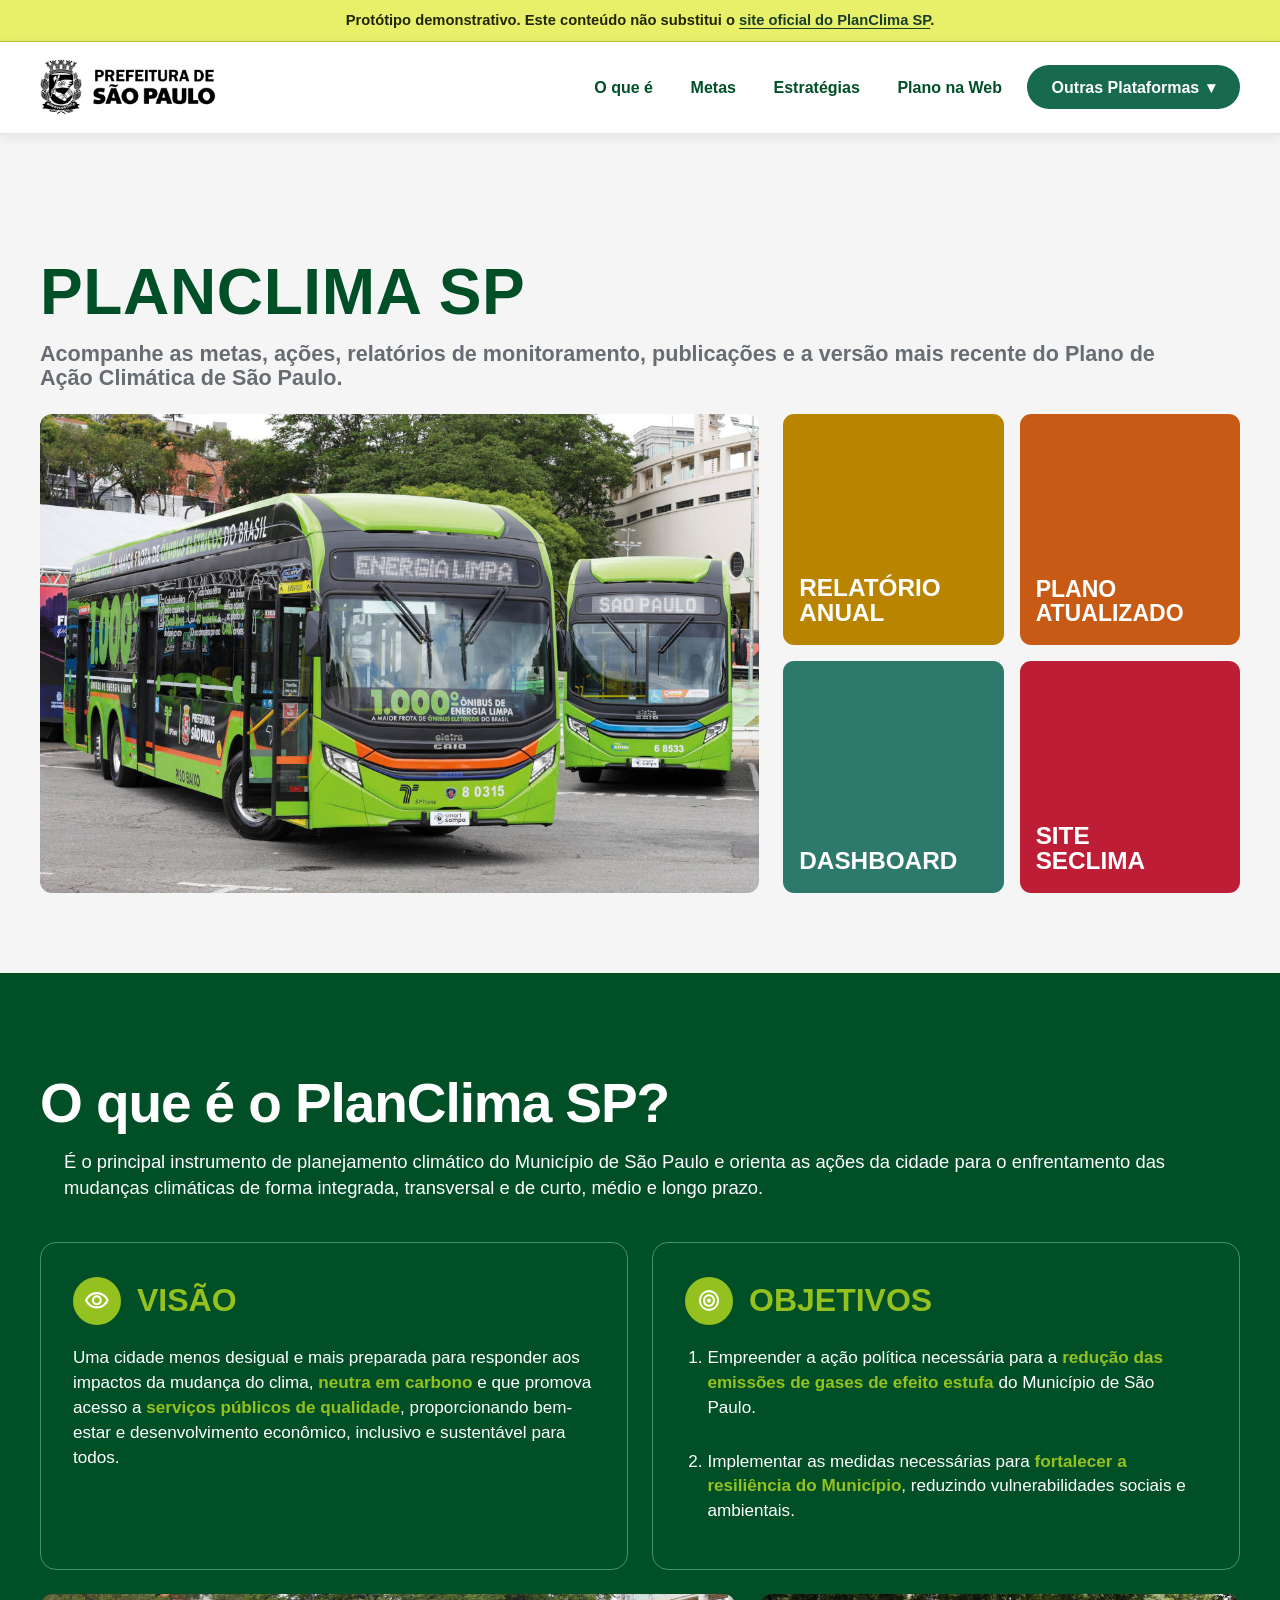
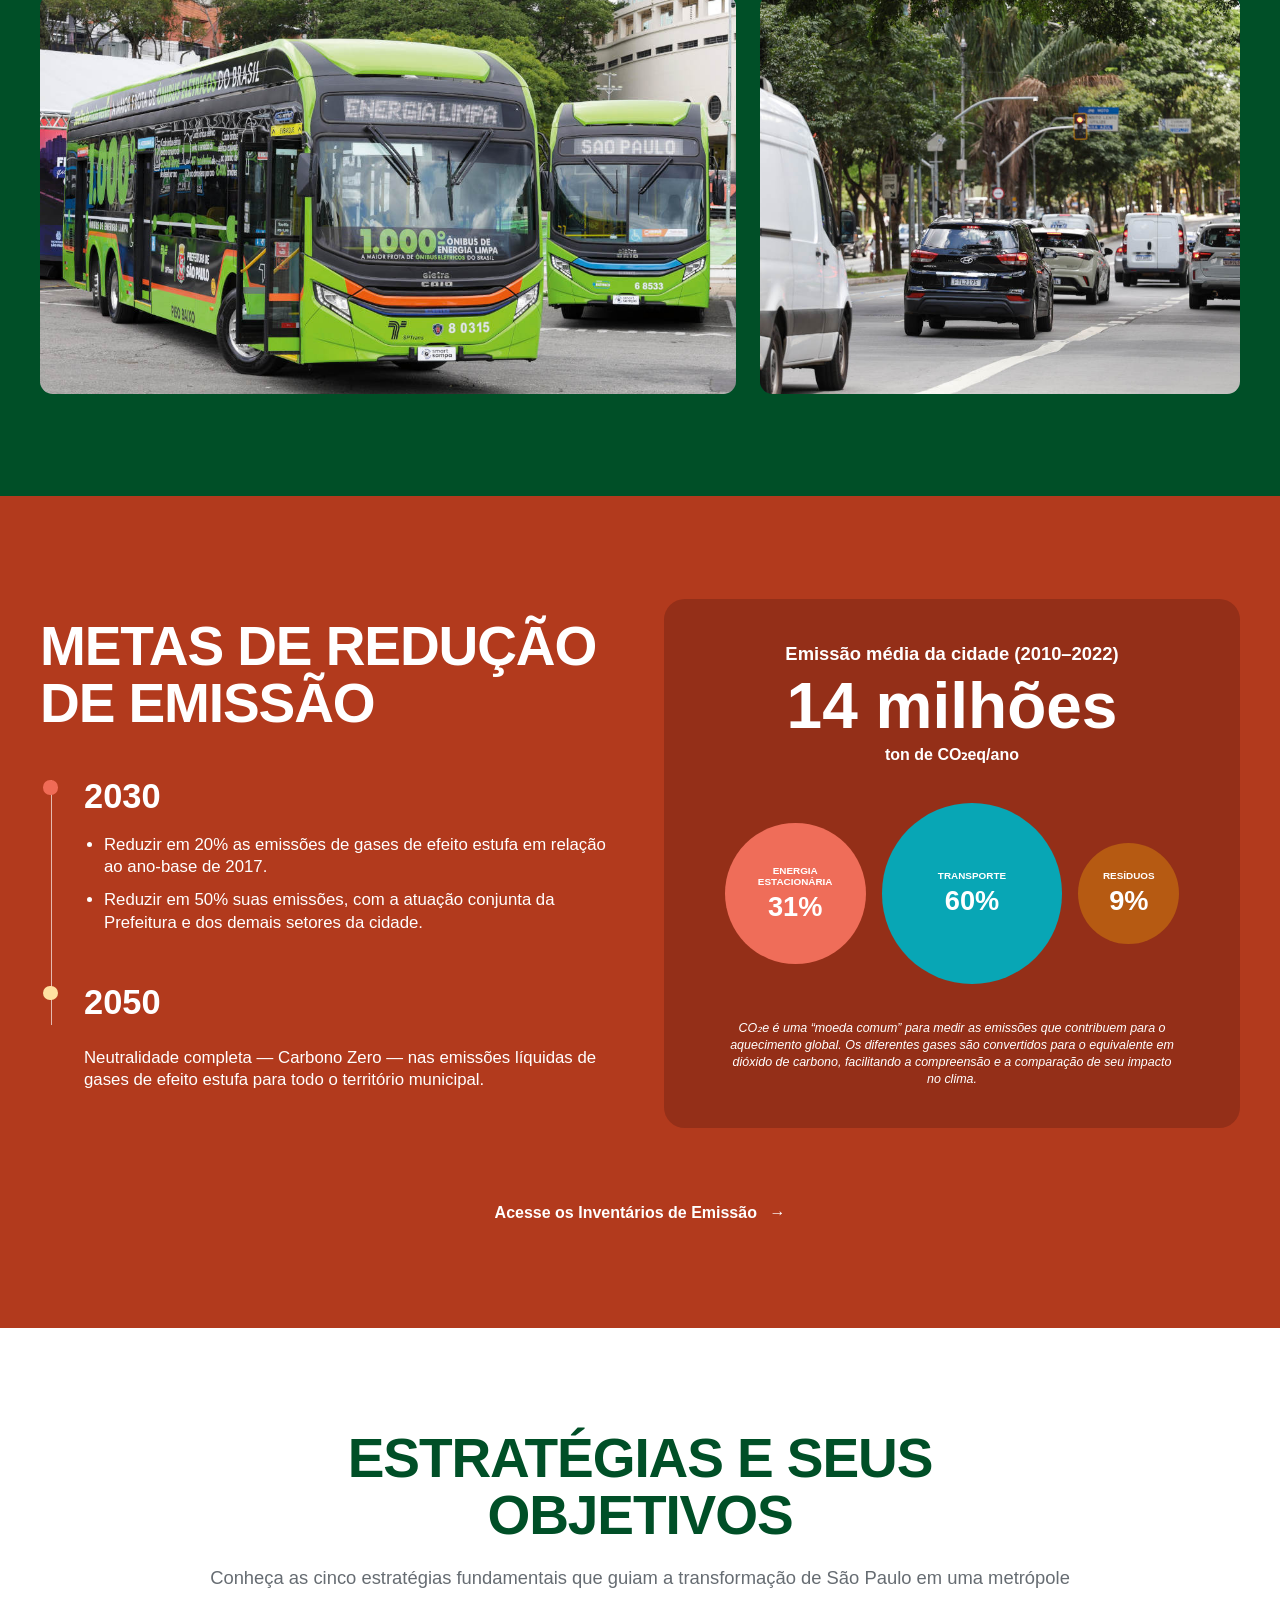
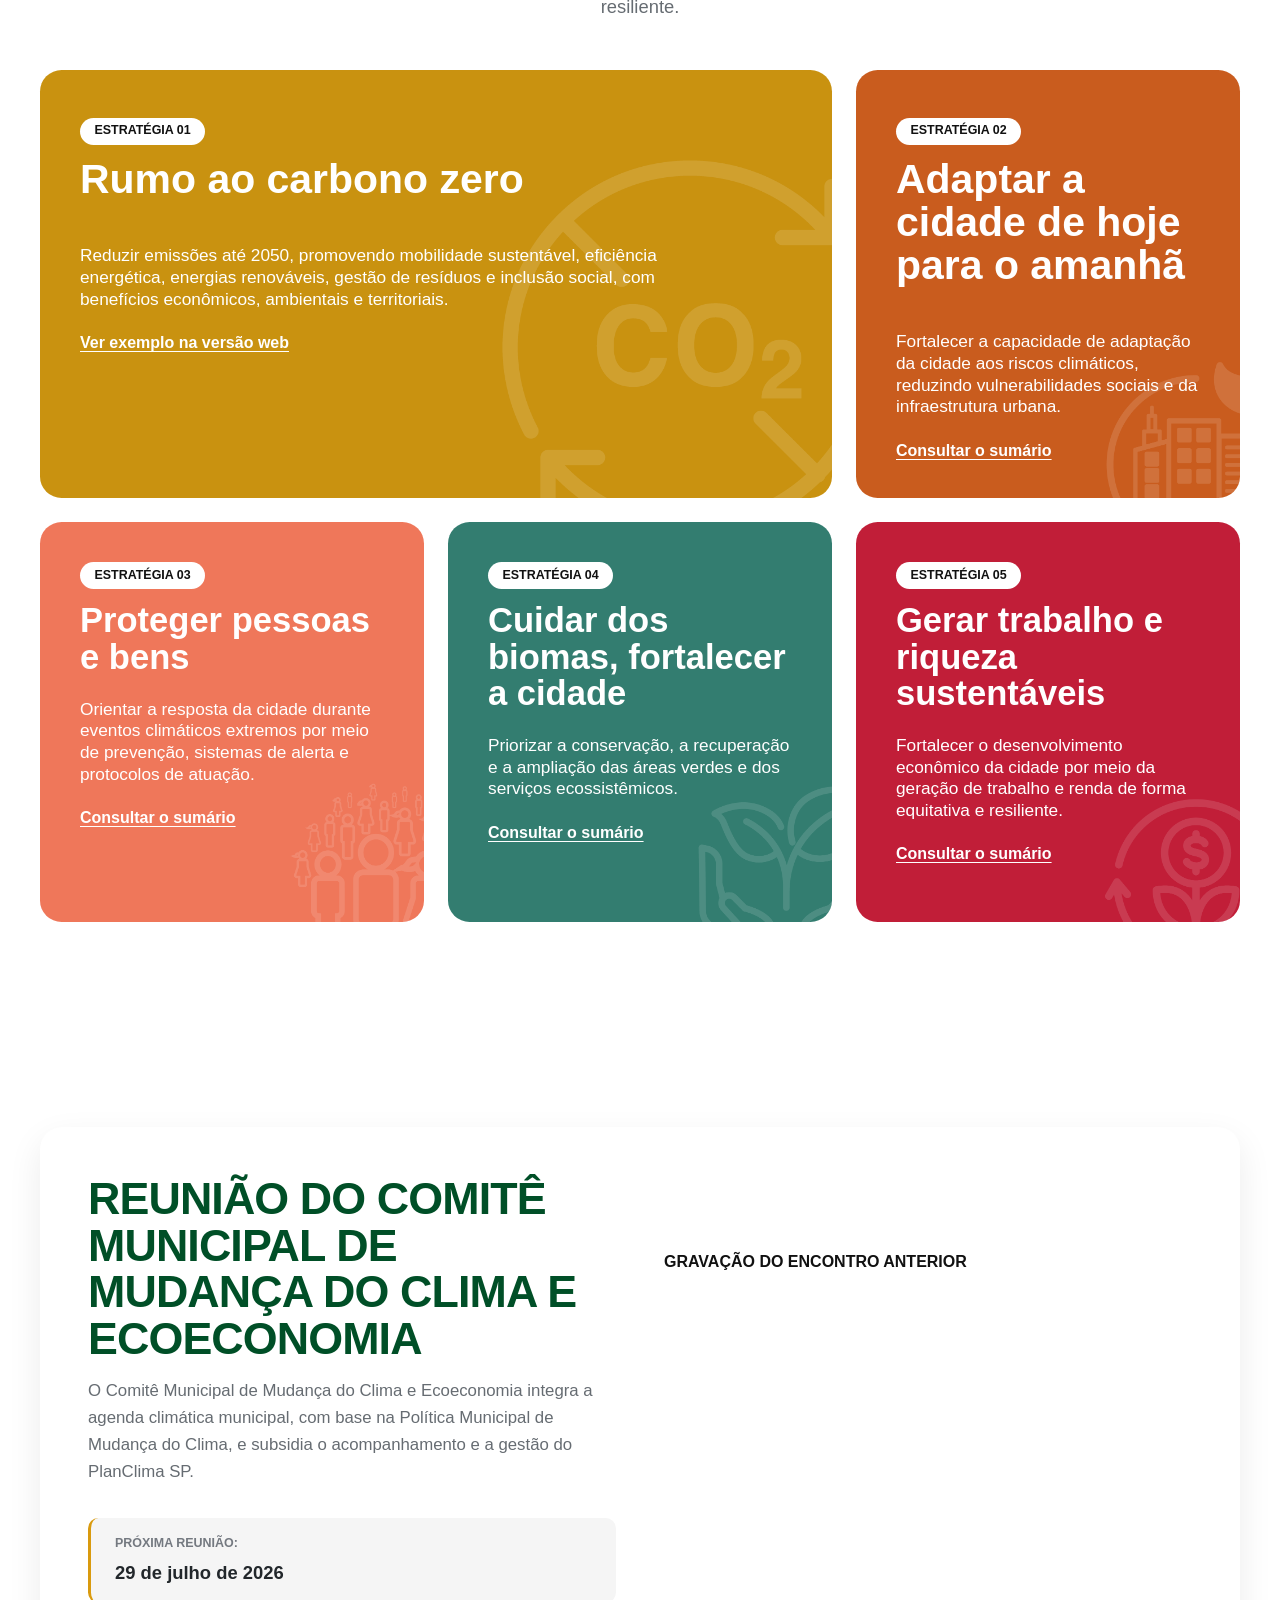
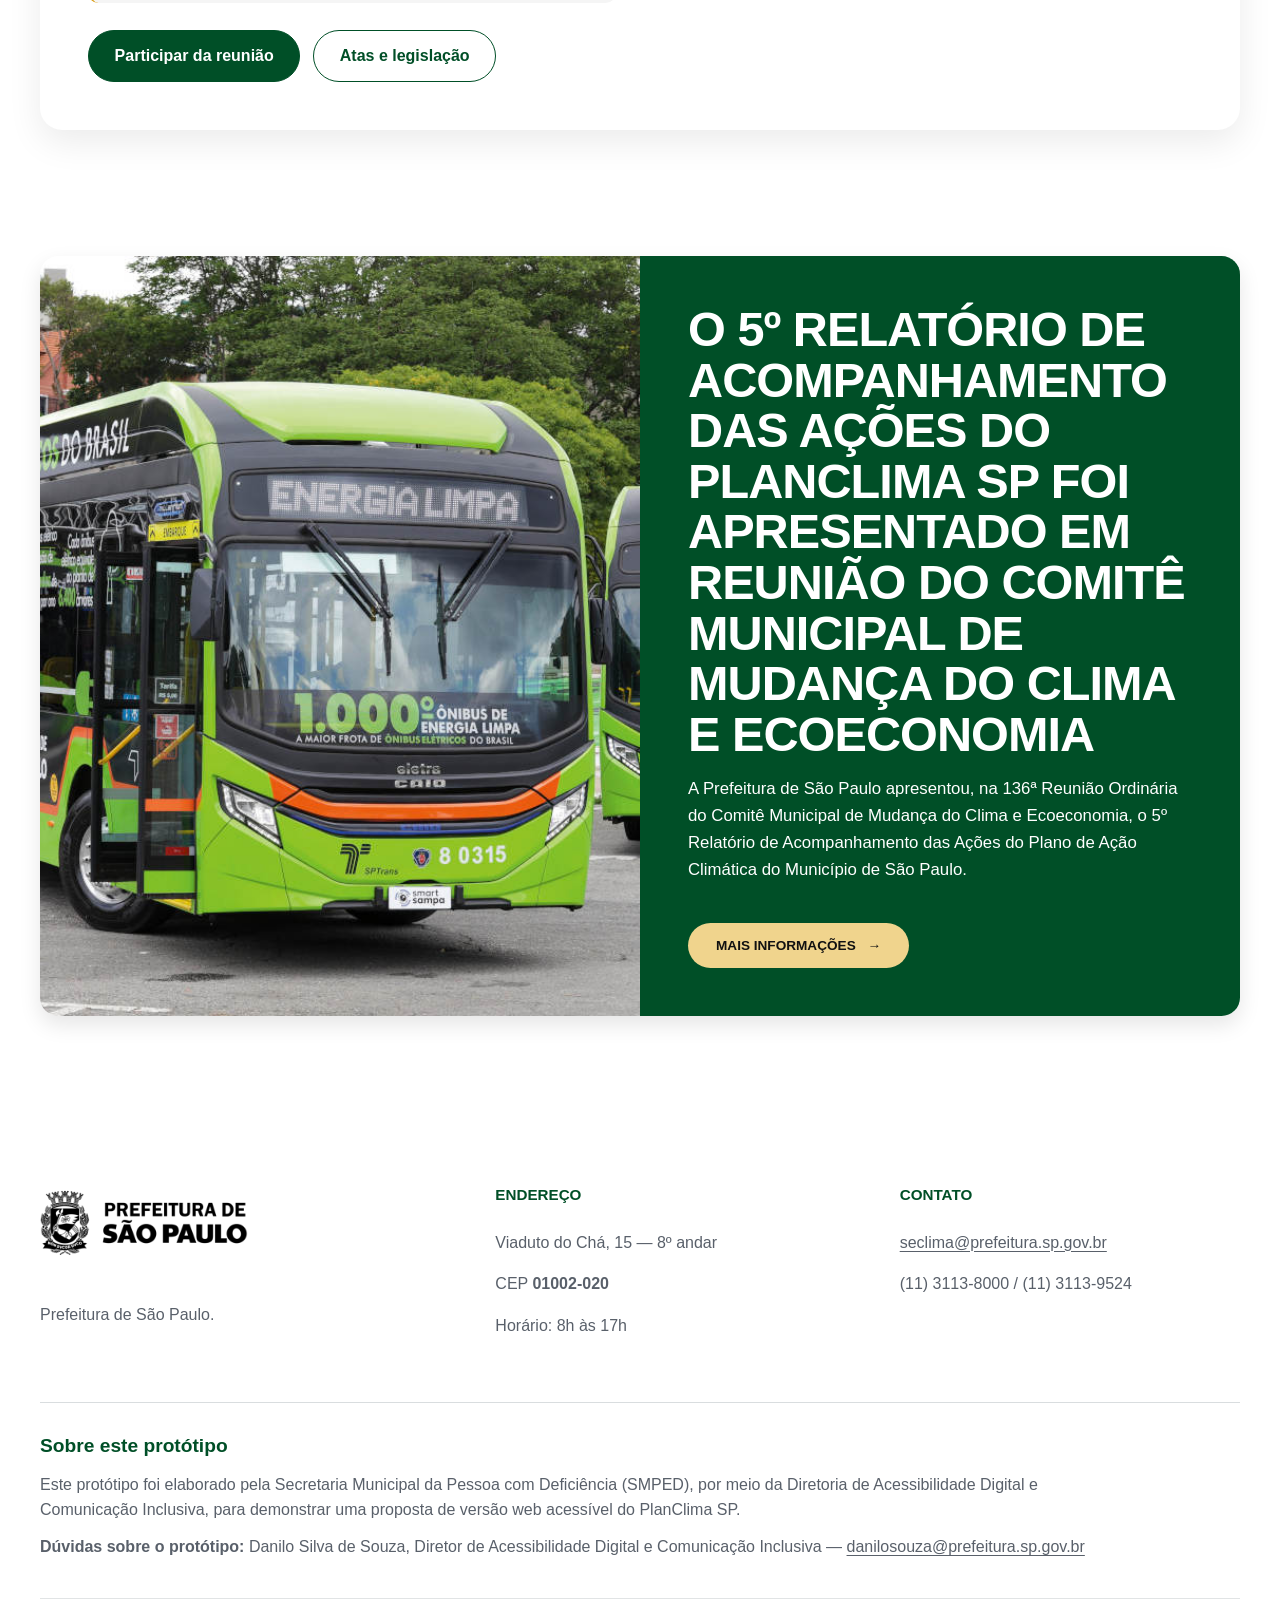
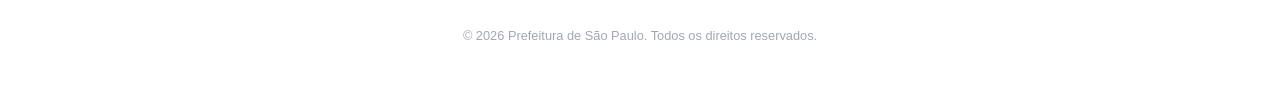
<file: index.html>
<!doctype html>
<html lang="pt-BR">
<head>
  <meta charset="utf-8">
  <meta name="viewport" content="width=device-width, initial-scale=1">
  <meta name="description" content="Protótipo demonstrativo da página do PlanClima SP com acesso à versão web do Plano de Ação Climática.">
  <title>PlanClima SP — protótipo</title>
  <link rel="stylesheet" href="assets/css/styles.css">
  <!-- Estilos exclusivos desta reprodução. A página PlanClima Web permanece inalterada. -->
  <style>
    .official-home {
      --home-green:#004f27; --home-light-green:#176a4d; --home-lime:#94c11f;
      --home-yellow:#b98500; --home-orange:#c75b15; --home-teal:#2d796c;
      --home-red:#bd1e36; --home-rust:#b23a1d; --home-rust-dark:#942f18;
      color:#111713; background:#fff;
    }
    .official-home .container { width:min(calc(100% - 2rem),75rem); }
    .portal-context { min-height:3.5rem; display:flex; align-items:center; color:#fff; background:#30313f; }
    .portal-context a { display:inline-flex; align-items:center; gap:.75rem; color:#fff!important; font-weight:700; text-decoration:none; }
    .portal-context a::before { content:""; width:.75rem; height:.9rem; border:.1rem solid currentColor; box-shadow:-.22rem -.18rem 0 -.08rem #30313f,-.22rem -.18rem 0 0 currentColor; }
    .clone-header { box-shadow:0 .2rem .75rem rgba(0,0,0,.08); }
    .clone-header .site-header__inner { min-height:5.65rem; }
    .clone-header .brand-link img { width:11rem; }
    .clone-header .desktop-nav { gap:.75rem; }
    .clone-header .desktop-nav>a,.clone-header .platforms-menu>summary { color:var(--home-green); font-size:1rem; }
    .clone-header .desktop-nav>a.nav-plan { padding-inline:1.35rem; color:#fff; background:var(--home-light-green); }
    .clone-header .platforms-menu>summary { padding-inline:1.55rem; color:#fff; background:var(--home-light-green); border:0; }

    .clone-hero { padding:clamp(5.5rem,10vw,10rem) 0 5rem; background:#f5f5f5; }
    .clone-hero h1 { margin:0; color:var(--home-green); font-size:clamp(3rem,5vw,4.4rem); line-height:.95; letter-spacing:.01em; }
    .clone-hero__lead { max-width:73rem; margin:1.2rem 0 1.4rem; color:#686d73; font-size:clamp(1.05rem,1.7vw,1.35rem); font-weight:700; line-height:1.15; }
    .clone-hero__grid { display:grid; grid-template-columns:minmax(0,2fr) minmax(21rem,1.27fr); gap:1.5rem; align-items:stretch; }
    .clone-hero__photo { min-height:22.5rem; margin:0; overflow:hidden; border-radius:.75rem; }
    .clone-hero__photo img { width:100%; height:100%!important; display:block; object-fit:cover; }
    .clone-hero__actions { display:grid; grid-template-columns:repeat(2,minmax(0,1fr)); gap:1rem; }
    .clone-hero__action { min-height:10.7rem; display:flex; align-items:flex-end; padding:1.25rem; color:#fff!important; border-radius:.7rem; font-size:clamp(1.35rem,2.2vw,1.75rem); font-weight:800; line-height:1.03; text-decoration:none; text-transform:uppercase; }
    .clone-hero__action--report { background:var(--home-yellow); }
    .clone-hero__action--plan { background:var(--home-orange); }
    .clone-hero__action--dashboard { background:var(--home-teal); }
    .clone-hero__action--seclima { background:var(--home-red); }
    .clone-hero__action:hover,.clone-hero__action:focus-visible { filter:brightness(.92); text-decoration:underline; }

    .clone-section { padding:clamp(4.5rem,8vw,7rem) 0; }
    .clone-section h2 { margin:0; color:var(--home-green); font-size:clamp(2.35rem,4.3vw,3.7rem); line-height:1.04; letter-spacing:-.02em; }
    .clone-section__intro { max-width:72rem; margin:1rem auto 2.5rem; font-size:1.15rem; line-height:1.45; }
    .clone-about { color:#fff; background:var(--home-green); }
    .clone-about h2,.clone-about h3 { color:#fff; }
    .clone-about__cards { display:grid; grid-template-columns:1fr 1fr; gap:1.5rem; margin-top:1.5rem; }
    .clone-about__card { min-height:20.5rem; padding:2rem; border:.0625rem solid rgba(116,204,160,.55); border-radius:1rem; }
    .clone-about__title { display:flex; align-items:center; gap:1rem; margin-bottom:1.25rem; }
    .clone-about__icon { width:3rem; height:3rem; display:grid; place-items:center; flex:0 0 auto; background:var(--home-lime); border-radius:50%; }
    .clone-about__icon img { width:1.55rem; max-height:1.55rem; filter:brightness(0) invert(1); }
    .clone-about__card h3 { margin:0; color:var(--home-lime); font-size:2rem; text-transform:uppercase; }
    .clone-about__card p,.clone-about__card li { font-size:1.07rem; line-height:1.45; }
    .clone-about__card strong { color:var(--home-lime); }
    .clone-about__card ol { margin:0; padding-left:1.4rem; }
    .clone-about__card li+li { margin-top:1.8rem; }
    .clone-about__photos { display:grid; grid-template-columns:1.45fr 1fr; gap:1.5rem; margin-top:1.5rem; }
    .clone-about__photos img { width:100%; height:25rem!important; display:block; object-fit:cover; border-radius:.8rem; }

    .clone-emissions { color:#fff; background:var(--home-rust); }
    .clone-emissions h2,.clone-emissions h3 { color:#fff; }
    .clone-emissions__grid { display:grid; grid-template-columns:1fr 1fr; gap:3rem; align-items:center; }
    .clone-emissions__title { font-size:clamp(2.6rem,4.3vw,3.6rem)!important; font-weight:900; text-transform:uppercase; }
    .clone-years { position:relative; margin-top:2.3rem; padding-left:2.75rem; }
    .clone-years::before { content:""; position:absolute; top:.7rem; bottom:4.2rem; left:.7rem; width:.0625rem; background:rgba(255,255,255,.65); }
    .clone-year { position:relative; }
    .clone-year+.clone-year { margin-top:2.5rem; }
    .clone-year::before { content:""; position:absolute; top:.7rem; left:-2.55rem; width:.9rem; height:.9rem; background:#f06b56; border-radius:50%; }
    .clone-year:last-child::before { background:#ffe1a1; }
    .clone-year h3 { margin:0 0 .6rem; font-size:2.15rem; }
    .clone-year ul { margin:0; padding-left:1.25rem; }
    .clone-year p,.clone-year li { font-size:1.05rem; line-height:1.35; }
    .clone-year li+li { margin-top:.65rem; }
    .clone-emissions__panel { padding:2.5rem 2rem; text-align:center; background:var(--home-rust-dark); border-radius:1.3rem; }
    .clone-emissions__panel h3 { margin:0; font-size:1.15rem; }
    .clone-emissions__total { margin:.2rem 0 0; font-size:clamp(3rem,5vw,4rem); font-weight:800; line-height:1.1; }
    .clone-emissions__unit { margin:0; font-weight:700; }
    .clone-bubbles { min-height:13rem; display:flex; align-items:center; justify-content:center; gap:1rem; margin:1.4rem 0; }
    .clone-bubble { display:grid; place-content:center; color:#fff; border-radius:50%; font-weight:800; line-height:1.1; text-transform:uppercase; }
    .clone-bubble small { display:block; font-size:.62rem; }
    .clone-bubble strong { display:block; margin-top:.25rem; font-size:1.7rem; }
    .clone-bubble--energy { width:8.8rem; height:8.8rem; background:#ef6d59; }
    .clone-bubble--transport { width:11.3rem; height:11.3rem; background:#08a6b5; }
    .clone-bubble--waste { width:6.3rem; height:6.3rem; background:#b65a12; }
    .clone-emissions__note { max-width:28rem; margin:0 auto; font-size:.78rem; font-style:italic; line-height:1.35; }
    .clone-emissions__link { display:table; margin:4.5rem auto 0; color:#fff!important; font-weight:800; text-decoration:none; }
    .clone-emissions__link::after,.clone-news__link::after { content:" →"; margin-left:.5rem; }

    .clone-strategies { background:#fff; }
    .clone-strategies__heading { max-width:55rem; margin:0 auto 3rem; text-align:center; }
    .clone-strategies__heading h2 { text-transform:uppercase; }
    .clone-strategies__heading p { color:#666c72; font-size:1.15rem; }
    .clone-strategy-grid { display:grid; grid-template-columns:repeat(3,minmax(0,1fr)); gap:1.5rem; }
    .clone-strategy { position:relative; min-height:24rem; overflow:hidden; padding:3rem 2.5rem 2.2rem; color:#fff; background:var(--strategy-color); border-radius:1.35rem; }
    .clone-strategy:first-child { grid-column:span 2; }
    .clone-strategy__art { position:absolute; right:-3rem; bottom:-4rem; width:48%; opacity:.13; pointer-events:none; }
    .clone-strategy__label { position:relative; z-index:1; display:table; margin:0 0 .8rem; padding:.22rem .9rem; color:#111; background:#fff; border-radius:2rem; font-size:.78rem; font-weight:800; text-transform:uppercase; }
    .clone-strategy h3 { position:relative; z-index:1; max-width:34rem; margin:0; color:#fff; font-size:clamp(2rem,3.2vw,2.75rem); line-height:1.05; }
    .clone-strategy p:not(.clone-strategy__label) { position:relative; z-index:1; max-width:37rem; margin:2.8rem 0 0; font-size:1.08rem; line-height:1.25; }
    .clone-strategy a { position:relative; z-index:1; display:inline-block; margin-top:1.25rem; color:#fff!important; font-weight:800; }
    .clone-strategy--small { min-height:25rem; padding:2.5rem; }
    .clone-strategy--small h3 { font-size:clamp(1.85rem,2.7vw,2.5rem); }
    .clone-strategy--small p:not(.clone-strategy__label) { margin-top:1.5rem; }

    .clone-committee { background:#fff; }
    .clone-committee__panel { display:grid; grid-template-columns:1fr 1fr; gap:3rem; padding:clamp(2rem,4vw,3rem); background:#fff; border-radius:1.4rem; box-shadow:0 .8rem 2.1rem rgba(0,0,0,.08); }
    .clone-committee h2 { font-size:clamp(2.15rem,3.5vw,3.1rem); font-weight:900; text-transform:uppercase; }
    .clone-committee__text { color:#666c72; font-size:1.05rem; }
    .clone-committee__date { margin:2rem 0 1.7rem; padding:1rem 1.5rem; background:#f5f5f5; border-left:.22rem solid #d99a0e; border-radius:.65rem; }
    .clone-committee__date span { display:block; color:#747980; font-size:.78rem; font-weight:800; text-transform:uppercase; }
    .clone-committee__date strong { display:block; margin-top:.25rem; font-size:1.15rem; }
    .clone-buttons { display:flex; flex-wrap:wrap; gap:.8rem; }
    .clone-button { display:inline-flex; min-height:3.2rem; align-items:center; justify-content:center; padding:.65rem 1.6rem; color:#fff!important; background:var(--home-green); border:.12rem solid var(--home-green); border-radius:2rem; font-weight:800; text-decoration:none; }
    .clone-button--outline { color:var(--home-green)!important; background:#fff; }
    .clone-committee__video h3 { margin:4.6rem 0 1rem; color:#111; font-size:1rem; text-transform:uppercase; }
    .clone-video { width:100%; aspect-ratio:16/9; display:block; border:0; border-radius:1rem; }

    .clone-news { padding-top:1.5rem; background:#fff; }
    .clone-news__card { display:grid; grid-template-columns:1fr 1fr; overflow:hidden; border-radius:1.15rem; box-shadow:0 .55rem 1.35rem rgba(0,0,0,.1); }
    .clone-news__image { min-height:42rem; }
    .clone-news__image img { width:100%; height:100%!important; display:block; object-fit:cover; }
    .clone-news__content { display:flex; flex-direction:column; justify-content:center; padding:clamp(2rem,4vw,3rem); color:#fff; background:var(--home-green); }
    .clone-news__content h2 { color:#fff; font-size:clamp(2.25rem,3.8vw,3.35rem); font-weight:900; text-transform:uppercase; }
    .clone-news__content p { font-size:1.05rem; }
    .clone-news__link { align-self:flex-start; margin-top:1.4rem; padding:.75rem 1.75rem; color:#111!important; background:#f0d48d; border-radius:2rem; font-size:.85rem; font-weight:800; text-decoration:none; text-transform:uppercase; }
    .clone-dots { display:flex; justify-content:center; gap:.5rem; margin-top:2.8rem; }
    .clone-dots span { width:.8rem; height:.8rem; background:#c8c9ca; border-radius:50%; }
    .clone-dots span:first-child { background:#e4c577; }

    .clone-footer { padding:4rem 0 2rem; color:#59606a; background:#fff; }
    .clone-footer__grid { display:grid; grid-template-columns:1.15fr 1fr 1fr; gap:4rem; }
    .clone-footer h2,.clone-footer h3 { color:var(--home-green); }
    .clone-footer h3 { margin:0 0 1.4rem; font-size:.95rem; text-transform:uppercase; }
    .clone-footer__brand img { width:13rem; margin-bottom:1rem; }
    .clone-footer a { color:#59606a!important; }
    .clone-footer__prototype { margin-top:3rem; padding-top:1.7rem; border-top:.0625rem solid #d9dddf; }
    .clone-footer__prototype h2 { margin:0 0 .75rem; font-size:1.2rem; }
    .clone-footer__prototype p,.clone-footer__prototype address { max-width:67rem; margin:0 0 .75rem; font-style:normal; line-height:1.55; }
    .clone-footer__copyright { margin-top:2.4rem; padding-top:1.7rem; border-top:.0625rem solid #e1e4e5; color:#a1a8b1; text-align:center; font-size:.8rem; }

    @media (max-width:68rem) {
      .clone-header .mobile-nav>summary { border-radius:2rem; }
      .clone-strategy-grid { grid-template-columns:repeat(2,minmax(0,1fr)); }
      .clone-strategy:first-child { grid-column:span 2; }
    }
    @media (max-width:56rem) {
      .clone-hero__grid,.clone-about__cards,.clone-emissions__grid,.clone-committee__panel,.clone-news__card { grid-template-columns:1fr; }
      .clone-about__photos { grid-template-columns:1fr; }
      .clone-about__photos img { height:20rem!important; }
      .clone-committee__video h3 { margin-top:0; }
      .clone-news__image { min-height:25rem; }
      .clone-footer__grid { grid-template-columns:1fr 1fr; gap:2rem; }
    }
    @media (max-width:44rem) {
        .portal-context {
            min-height: 3rem;
        }

        .clone-hero {
            padding-top: 4.5rem;
        }

        .clone-hero__actions,
        .clone-strategy-grid,
        .clone-footer__grid {
            grid-template-columns: 1fr;
        }

        .clone-hero__photo {
            min-height: 18rem;
        }

        .clone-hero__action {
            min-height: 7.5rem;
        }

        .clone-about__card {
            min-height: auto;
            padding: 1.5rem;
        }

        .clone-bubbles {
            gap: .35rem;
            margin-inline: -2rem;
            transform: scale(.86);
        }

        .clone-strategy:first-child {
            grid-column: auto;
        }

        .clone-strategy,
        .clone-strategy--small {
            min-height: auto;
            padding: 2rem 1.5rem;
        }

        .clone-strategy p:not(.clone-strategy__label) {
            margin-top: 1.3rem;
        }

        .clone-news__image {
            min-height: 18rem;
        }
    }

    body.official-home .clone-hero__grid>*,
    body.official-home .clone-emissions__grid>*,
    body.official-home .clone-news__card>*,
    body.official-home .clone-committee__panel>* {
        min-width: 0;
    }

    body.official-home .clone-hero__action,
    body.official-home .clone-news__content h2,
    body.official-home .clone-news__content p,
    body.official-home .clone-year p,
    body.official-home .clone-year li {
        overflow-wrap: break-word;
        word-break: normal;
    }

    body.official-home .clone-hero__action {
        padding-inline: 1rem;
        font-size: clamp(1.25rem, 1.9vw, 1.65rem);
    }

    body.official-home .clone-hero__action--plan {
        font-size: clamp(1.2rem, 1.8vw, 1.55rem);
    }

    @media (max-width: 44rem) {

        body.official-home main,
        body.official-home section,
        body.official-home .container,
        body.official-home .clone-emissions__grid,
        body.official-home .clone-news__card,
        body.official-home .clone-news__content {
            min-width: 0;
            max-width: 100%;
        }

        body.official-home .clone-bubbles {
            min-height: 0;
            display: flex;
            flex-wrap: wrap;
            justify-content: center;
            gap: 0.65rem;
            margin: 1.5rem 0;
            transform: none;
        }

        body.official-home .clone-bubble--energy {
            width: 5.5rem;
            height: 5.5rem;
        }

        body.official-home .clone-bubble--transport {
            width: 7rem;
            height: 7rem;
        }

        body.official-home .clone-bubble--waste {
            width: 4.5rem;
            height: 4.5rem;
        }

        body.official-home .clone-bubble small {
            font-size: 0.5rem;
        }

        body.official-home .clone-bubble strong {
            font-size: 1.25rem;
        }

        body.official-home .clone-emissions__title {
            font-size: clamp(2rem, 10vw, 2.55rem) !important;
            line-height: 1;
        }

        body.official-home .clone-years {
            margin-top: 2rem;
            padding-left: 2rem;
        }

        body.official-home .clone-years::before {
            left: 0.45rem;
        }

        body.official-home .clone-year::before {
            left: -1.95rem;
        }

        body.official-home .clone-year h3 {
            font-size: 2rem;
        }

        body.official-home .clone-year p,
        body.official-home .clone-year li {
            font-size: 1rem;
            line-height: 1.45;
        }

        body.official-home .clone-emissions__panel {
            width: 100%;
            padding: 1.5rem 1rem;
        }

        body.official-home .clone-emissions__panel h3 {
            font-size: 1rem;
            line-height: 1.3;
        }

        body.official-home .clone-emissions__total {
            font-size: clamp(2.5rem, 13vw, 3.25rem);
        }

        body.official-home .clone-news__card {
            width: 100%;
            overflow: hidden;
        }

        body.official-home .clone-news__image {
            min-height: 14rem;
        }

        body.official-home .clone-news__content {
            width: 100%;
            padding: 1.75rem 1.25rem;
        }

        body.official-home .clone-news__content h2 {
            max-width: 100%;
            margin: 0;
            font-size: clamp(1.65rem, 8vw, 2.1rem);
            line-height: 1.08;
            letter-spacing: -0.015em;
        }

        body.official-home .clone-news__content p {
            max-width: 100%;
            margin-top: 1.5rem;
            font-size: 1rem;
            line-height: 1.55;
        }

        body.official-home .clone-news__link {
            max-width: 100%;
            padding-inline: 1.25rem;
            text-align: center;
        }

        body.official-home .clone-news__content h2 {
            max-width: 100%;
            font-size: clamp(2rem, 3vw, 2.75rem);
            line-height: 1.08;
            overflow-wrap: normal;
            word-break: normal;
            hyphens: none;
        }

        @media (max-width: 44rem) {
        body.official-home .clone-news__content h2 {
            font-size: clamp(1.45rem, 7vw, 1.9rem);
            line-height: 1.12;
            overflow-wrap: normal;
            word-break: normal;
            hyphens: none;
        }
      }
    }
    </style>
</head>
<body class="planclima-site official-home">
  <a class="skip-link" href="#conteudo-principal">Pular para o conteúdo principal</a>
  <div class="prototype-banner" role="note">Protótipo demonstrativo. Este conteúdo não substitui o <a href="https://prefeitura.sp.gov.br/web/planclimasp">site oficial do PlanClima SP</a>.</div>

  <header class="site-header clone-header">
    <div class="container site-header__inner">
      <a class="brand-link" href="index.html" aria-label="PlanClima SP — página inicial do protótipo"><img src="assets/images/logo-prefeitura.png" alt="Prefeitura de São Paulo" width="520" height="200"></a>
      <nav class="desktop-nav" aria-label="Navegação principal">
        <a href="#sobre">O que é</a><a href="#metas">Metas</a><a href="#estrategias">Estratégias</a><a href="planclima-web.html">Plano na Web</a>
        <details class="platforms-menu"><summary>Outras Plataformas</summary><div class="platforms-menu__panel"><a href="https://sampaclima.prefeitura.sp.gov.br/indicadoresinternet/">SampaClima</a><a href="https://prefeitura.sp.gov.br/web/planejamento/w/or%C3%A7amento-clim%C3%A1tico">Orçamento Climático</a><a href="https://www.cgesp.org/v3/">CGE</a><a href="https://observasampa.prefeitura.sp.gov.br/">ObservaSampa</a><a href="https://prefeitura.sp.gov.br/web/urbanismo/dados-abertos">Infocidade</a></div></details>
      </nav>
      <details class="mobile-nav"><summary>Menu</summary><nav class="mobile-nav__panel" aria-label="Navegação principal para telas menores"><a href="#sobre">O que é</a><a href="#metas">Metas</a><a href="#estrategias">Estratégias</a><a href="planclima-web.html">Plano na Web</a><a href="https://sampaclima.prefeitura.sp.gov.br/indicadoresinternet/">SampaClima</a><a href="https://prefeitura.sp.gov.br/web/planejamento/w/or%C3%A7amento-clim%C3%A1tico">Orçamento Climático</a></nav></details>
    </div>
  </header>

  <main id="conteudo-principal">
    <section class="clone-hero" aria-labelledby="titulo-pagina">
      <div class="container">
        <h1 id="titulo-pagina">PLANCLIMA SP</h1>
        <p class="clone-hero__lead">Acompanhe as metas, ações, relatórios de monitoramento, publicações e a versão mais recente do Plano de Ação Climática de São Paulo.</p>
        <div class="clone-hero__grid">
          <figure class="clone-hero__photo"><img src="assets/images/onibus-eletricos.jpg" alt="Ônibus elétricos verdes da frota municipal de São Paulo" width="1080" height="720"></figure>
          <nav class="clone-hero__actions" aria-label="Acessos em destaque">
            <a class="clone-hero__action clone-hero__action--report" href="https://prefeitura.sp.gov.br/cidade/secretarias/upload/seclima/planclimasp/arquivos/5-relatorio-planclima-compilado-pdf.pdf">Relatório<br>anual</a>
            <a class="clone-hero__action clone-hero__action--plan" href="https://prefeitura.sp.gov.br/cidade/secretarias/upload/seclima/planclimasp/arquivos/PlanClimaSP-2025__Completo__PARA-TELA.pdf">Plano<br>atualizado</a>
            <a class="clone-hero__action clone-hero__action--dashboard" href="https://prefeitura.sp.gov.br/web/planclimasp/dashboard">Dashboard</a>
            <a class="clone-hero__action clone-hero__action--seclima" href="https://prefeitura.sp.gov.br/web/secretaria_executiva_de_mudancas_climaticas">Site<br>SECLIMA</a>
          </nav>
        </div>
      </div>
    </section>

    <section class="clone-section clone-about" id="sobre" aria-labelledby="titulo-sobre">
      <div class="container">
        <h2 id="titulo-sobre">O que é o PlanClima SP?</h2>
        <p class="clone-section__intro">É o principal instrumento de planejamento climático do Município de São Paulo e orienta as ações da cidade para o enfrentamento das mudanças climáticas de forma integrada, transversal e de curto, médio e longo prazo.</p>
        <div class="clone-about__cards">
          <article class="clone-about__card"><div class="clone-about__title"><span class="clone-about__icon" aria-hidden="true"><img src="assets/images/icone-visao.svg" alt="" width="26" height="18"></span><h3>Visão</h3></div><p>Uma cidade menos desigual e mais preparada para responder aos impactos da mudança do clima, <strong>neutra em carbono</strong> e que promova acesso a <strong>serviços públicos de qualidade</strong>, proporcionando bem-estar e desenvolvimento econômico, inclusivo e sustentável para todos.</p></article>
          <article class="clone-about__card"><div class="clone-about__title"><span class="clone-about__icon" aria-hidden="true"><img src="assets/images/icone-objetivos.svg" alt="" width="33" height="33"></span><h3>Objetivos</h3></div><ol><li>Empreender a ação política necessária para a <strong>redução das emissões de gases de efeito estufa</strong> do Município de São Paulo.</li><li>Implementar as medidas necessárias para <strong>fortalecer a resiliência do Município</strong>, reduzindo vulnerabilidades sociais e ambientais.</li></ol></article>
        </div>
        <div class="clone-about__photos"><img src="assets/images/onibus-eletricos.jpg" alt="Ônibus elétricos verdes da frota municipal de São Paulo" width="1080" height="720"><img src="assets/images/avenida-planclima.jpg" alt="Avenida arborizada com carros seguindo em direção a um semáforo" width="1080" height="720"></div>
      </div>
    </section>

    <section class="clone-section clone-emissions" id="metas" aria-labelledby="titulo-metas">
      <div class="container">
        <div class="clone-emissions__grid">
          <div><h2 class="clone-emissions__title" id="titulo-metas">Metas de redução<br>de emissão</h2><div class="clone-years">
            <article class="clone-year"><h3>2030</h3><ul><li>Reduzir em 20% as emissões de gases de efeito estufa em relação ao ano-base de 2017.</li><li>Reduzir em 50% suas emissões, com a atuação conjunta da Prefeitura e dos demais setores da cidade.</li></ul></article>
            <article class="clone-year"><h3>2050</h3><p>Neutralidade completa — Carbono Zero — nas emissões líquidas de gases de efeito estufa para todo o território municipal.</p></article>
          </div></div>
          <div class="clone-emissions__panel" aria-labelledby="titulo-emissoes"><h3 id="titulo-emissoes">Emissão média da cidade (2010–2022)</h3><p class="clone-emissions__total">14 milhões</p><p class="clone-emissions__unit">ton de CO₂eq/ano</p>
            <div class="clone-bubbles" aria-label="Distribuição das emissões: energia estacionária, 31%; transporte, 60%; resíduos, 9%"><div class="clone-bubble clone-bubble--energy" aria-hidden="true"><span><small>Energia<br>estacionária</small><strong>31%</strong></span></div><div class="clone-bubble clone-bubble--transport" aria-hidden="true"><span><small>Transporte</small><strong>60%</strong></span></div><div class="clone-bubble clone-bubble--waste" aria-hidden="true"><span><small>Resíduos</small><strong>9%</strong></span></div></div>
            <p class="clone-emissions__note">CO₂e é uma “moeda comum” para medir as emissões que contribuem para o aquecimento global. Os diferentes gases são convertidos para o equivalente em dióxido de carbono, facilitando a compreensão e a comparação de seu impacto no clima.</p>
          </div>
        </div>
        <a class="clone-emissions__link" href="https://prefeitura.sp.gov.br/web/planclimasp">Acesse os Inventários de Emissão</a>
      </div>
    </section>

    <section class="clone-section clone-strategies" id="estrategias" aria-labelledby="titulo-estrategias">
      <div class="container">
        <header class="clone-strategies__heading"><h2 id="titulo-estrategias">Estratégias e seus objetivos</h2><p>Conheça as cinco estratégias fundamentais que guiam a transformação de São Paulo em uma metrópole resiliente.</p></header>
        <div class="clone-strategy-grid">
          <article class="clone-strategy" style="--strategy-color:#c99210"><img class="clone-strategy__art" src="assets/images/estrategia-carbono.png" alt="" width="652" height="737"><p class="clone-strategy__label">Estratégia 01</p><h3>Rumo ao carbono zero</h3><p>Reduzir emissões até 2050, promovendo mobilidade sustentável, eficiência energética, energias renováveis, gestão de resíduos e inclusão social, com benefícios econômicos, ambientais e territoriais.</p><a href="planclima-web.html#amostra-meta">Ver exemplo na versão web</a></article>
          <article class="clone-strategy" style="--strategy-color:#c95c1e"><img class="clone-strategy__art" src="assets/images/estrategia-adaptar.png" alt="" width="652" height="737"><p class="clone-strategy__label">Estratégia 02</p><h3>Adaptar a cidade de hoje para o amanhã</h3><p>Fortalecer a capacidade de adaptação da cidade aos riscos climáticos, reduzindo vulnerabilidades sociais e da infraestrutura urbana.</p><a href="planclima-web.html#sumario">Consultar o sumário</a></article>
          <article class="clone-strategy clone-strategy--small" style="--strategy-color:#ef775a"><img class="clone-strategy__art" src="assets/images/estrategia-proteger.png" alt="" width="652" height="737"><p class="clone-strategy__label">Estratégia 03</p><h3>Proteger pessoas e bens</h3><p>Orientar a resposta da cidade durante eventos climáticos extremos por meio de prevenção, sistemas de alerta e protocolos de atuação.</p><a href="planclima-web.html#sumario">Consultar o sumário</a></article>
          <article class="clone-strategy clone-strategy--small" style="--strategy-color:#337d70"><img class="clone-strategy__art" src="assets/images/estrategia-biomas.png" alt="" width="652" height="737"><p class="clone-strategy__label">Estratégia 04</p><h3>Cuidar dos biomas, fortalecer a cidade</h3><p>Priorizar a conservação, a recuperação e a ampliação das áreas verdes e dos serviços ecossistêmicos.</p><a href="planclima-web.html#sumario">Consultar o sumário</a></article>
          <article class="clone-strategy clone-strategy--small" style="--strategy-color:#c11e38"><img class="clone-strategy__art" src="assets/images/estrategia-trabalho.png" alt="" width="652" height="737"><p class="clone-strategy__label">Estratégia 05</p><h3>Gerar trabalho e riqueza sustentáveis</h3><p>Fortalecer o desenvolvimento econômico da cidade por meio da geração de trabalho e renda de forma equitativa e resiliente.</p><a href="planclima-web.html#sumario">Consultar o sumário</a></article>
        </div>
      </div>
    </section>

    <section class="clone-section clone-committee" aria-labelledby="titulo-comite"><div class="container"><div class="clone-committee__panel">
      <div><h2 id="titulo-comite">Reunião do Comitê Municipal de Mudança do Clima e Ecoeconomia</h2><p class="clone-committee__text">O Comitê Municipal de Mudança do Clima e Ecoeconomia integra a agenda climática municipal, com base na Política Municipal de Mudança do Clima, e subsidia o acompanhamento e a gestão do PlanClima SP.</p><p class="clone-committee__date"><span>Próxima reunião:</span><strong>29 de julho de 2026</strong></p><div class="clone-buttons"><a class="clone-button" href="https://www.youtube.com/watch?v=6XEL93uqpKo">Participar da reunião</a><a class="clone-button clone-button--outline" href="https://prefeitura.sp.gov.br/web/secretaria_executiva_de_mudancas_climaticas/participacao_social/conselhos_e_orgaos_colegiados/comite_municipal_de_mudanca_do_clima_e_ecoeconomia/">Atas e legislação</a></div></div>
      <div class="clone-committee__video"><h3>Gravação do encontro anterior</h3><iframe class="clone-video" src="https://www.youtube.com/embed/-6YUCsu1iNA" title="Gravação da reunião anterior do Comitê Municipal de Mudança do Clima e Ecoeconomia" loading="lazy" allow="accelerometer; autoplay; clipboard-write; encrypted-media; gyroscope; picture-in-picture; web-share" allowfullscreen></iframe></div>
    </div></div></section>

    <section class="clone-section clone-news" aria-labelledby="titulo-noticia"><div class="container"><article class="clone-news__card"><div class="clone-news__image"><img src="assets/images/onibus-eletricos.jpg" alt="Ônibus elétrico verde da frota municipal de São Paulo" width="1080" height="720"></div><div class="clone-news__content"><h2 id="titulo-noticia">O 5º Relatório de Acompanhamento das Ações do PlanClima SP foi apresentado em reunião do Comitê Municipal de Mudança do Clima e Ecoeconomia</h2><p>A Prefeitura de São Paulo apresentou, na 136ª Reunião Ordinária do Comitê Municipal de Mudança do Clima e Ecoeconomia, o 5º Relatório de Acompanhamento das Ações do Plano de Ação Climática do Município de São Paulo.</p><a class="clone-news__link" href="https://prefeitura.sp.gov.br/web/planclimasp/w/teste">Mais informações</a></div></article><span></span><span></span></div></div></section>
  </main>

  <footer class="clone-footer"><div class="container">
    <div class="clone-footer__grid"><div class="clone-footer__brand"><img src="assets/images/logo-prefeitura.png" alt="Prefeitura de São Paulo" width="520" height="200"><p>Prefeitura de São Paulo.</p></div><div><h3>Endereço</h3><p>Viaduto do Chá, 15 — 8º andar</p><p>CEP <strong>01002-020</strong></p><p>Horário: 8h às 17h</p></div><div><h3>Contato</h3><p><a href="mailto:seclima@prefeitura.sp.gov.br">seclima@prefeitura.sp.gov.br</a></p><p>(11) 3113-8000 / (11) 3113-9524</p></div></div>
    <section class="clone-footer__prototype" aria-labelledby="titulo-prototipo"><h2 id="titulo-prototipo">Sobre este protótipo</h2><p>Este protótipo foi elaborado pela Secretaria Municipal da Pessoa com Deficiência (SMPED), por meio da Diretoria de Acessibilidade Digital e Comunicação Inclusiva, para demonstrar uma proposta de versão web acessível do PlanClima SP.</p><address><strong>Dúvidas sobre o protótipo:</strong> Danilo Silva de Souza, Diretor de Acessibilidade Digital e Comunicação Inclusiva — <a href="mailto:danilosouza@prefeitura.sp.gov.br">danilosouza@prefeitura.sp.gov.br</a></address></section>
    <p class="clone-footer__copyright">© 2026 Prefeitura de São Paulo. Todos os direitos reservados.</p>
  </div></footer>
</body>
</html>
</file>
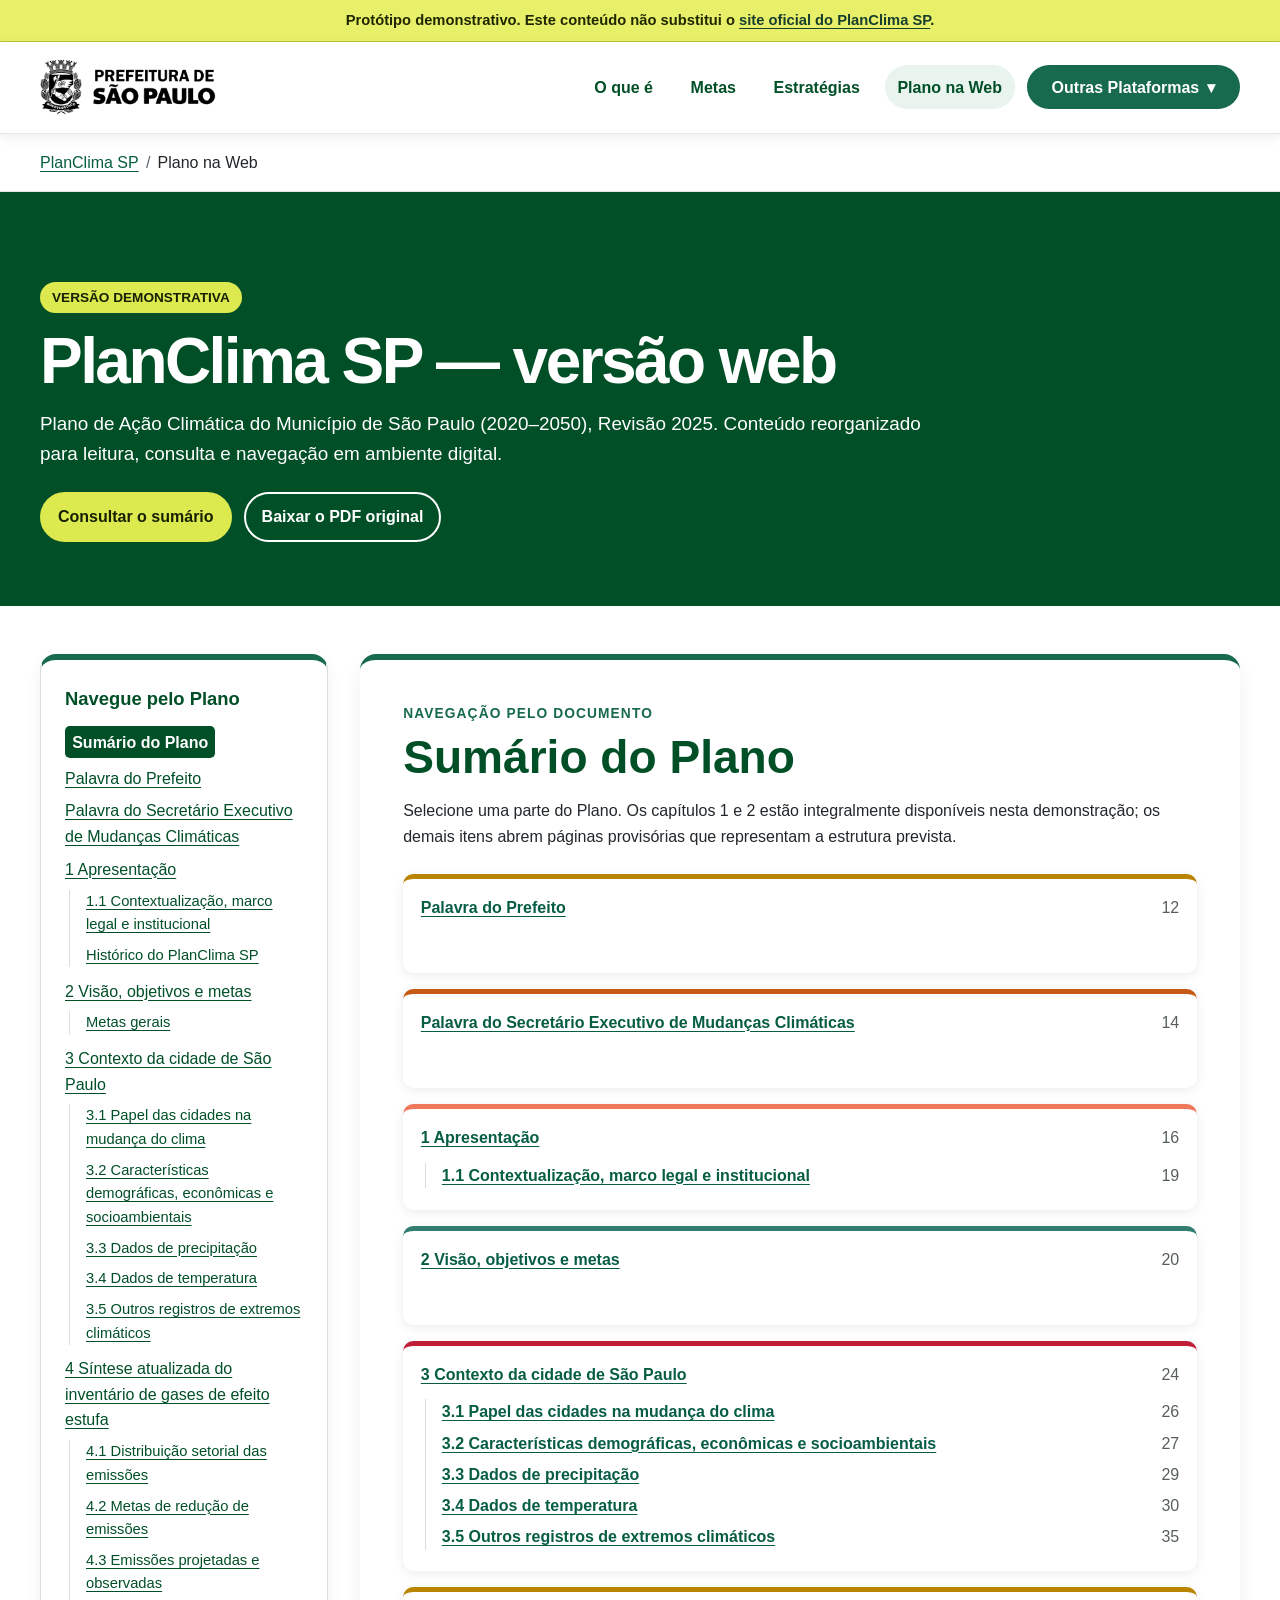
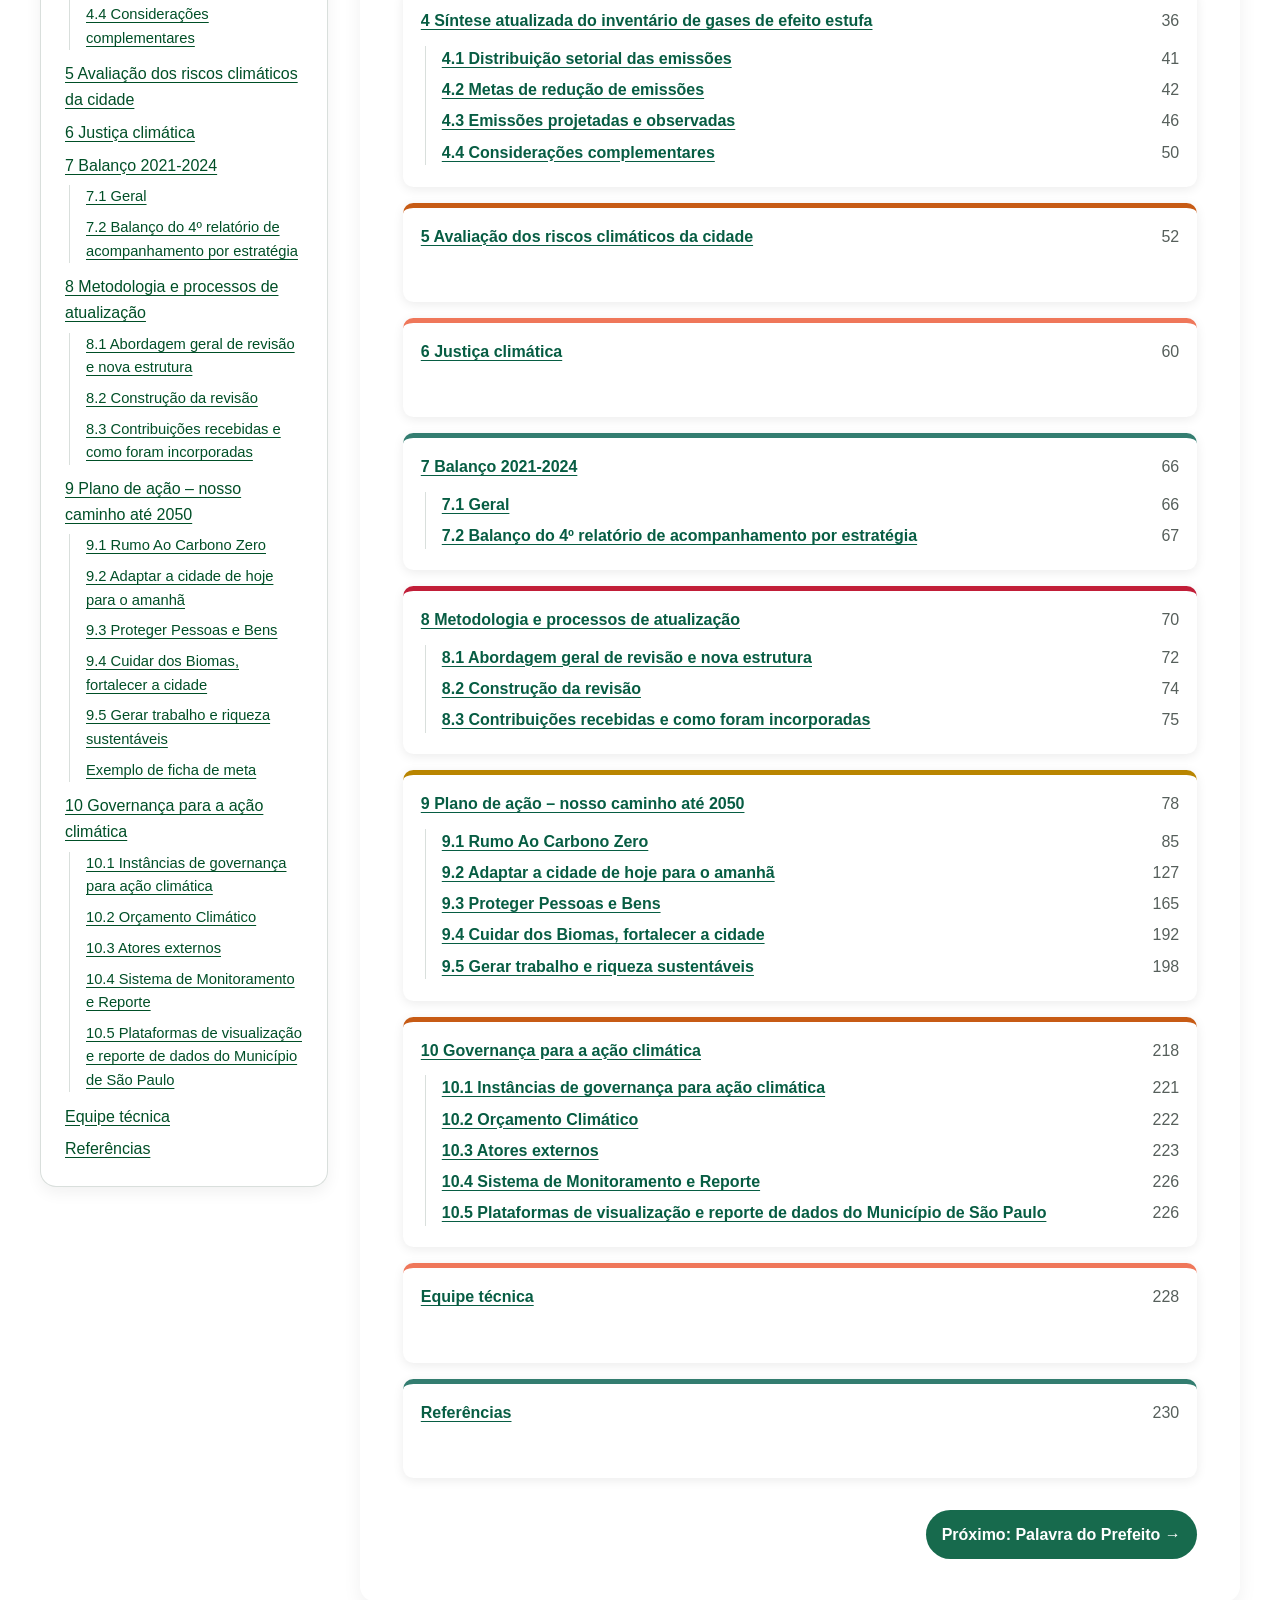
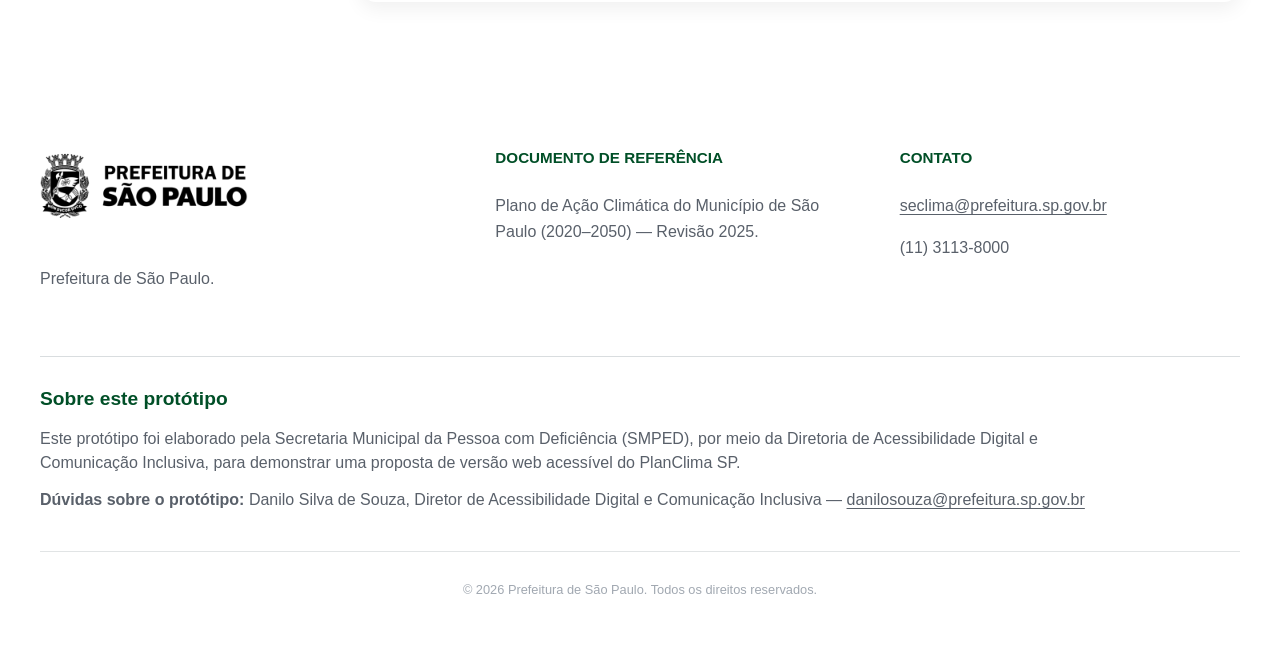
<file: planclima-web.html>
<!doctype html>
<html lang="pt-BR">

<head>
  <meta charset="utf-8">
  <meta name="viewport" content="width=device-width, initial-scale=1">
  <meta name="description"
    content="Protótipo da versão web do Plano de Ação Climática do Município de São Paulo — Revisão 2025.">
  <title>PlanClima SP — Versão Web — Protótipo</title>
  <script>document.documentElement.classList.add('js');</script>
  <link rel="stylesheet" href="assets/css/styles.css">
  <!-- Estilos exclusivos desta página. O arquivo CSS compartilhado permanece inalterado. -->
  <style>
    .official-web {
      --web-green: #004f27;
      --web-green-light: #176a4d;
      --web-lime: #94c11f;
      --web-yellow: #b98500;
      --web-orange: #c75b15;
      --web-coral: #ef775a;
      --web-teal: #337d70;
      --web-red: #c11e38;
      background: #f4f4f4;
    }

    .official-web .container {
      width: min(calc(100% - 2rem), 75rem);
    }

    .portal-context {
      min-height: 3.5rem;
      display: flex;
      align-items: center;
      color: #fff;
      background: #30313f;
    }

    .portal-context a {
      display: inline-flex;
      align-items: center;
      gap: .75rem;
      color: #fff !important;
      font-weight: 700;
      text-decoration: none;
    }

    .portal-context a::before {
      content: "";
      width: .75rem;
      height: .9rem;
      border: .1rem solid currentColor;
      box-shadow: -.22rem -.18rem 0 -.08rem #30313f, -.22rem -.18rem 0 0 currentColor;
    }

    .clone-header {
      box-shadow: 0 .2rem .75rem rgba(0, 0, 0, .08);
    }

    .clone-header .site-header__inner {
      min-height: 5.65rem;
    }

    .clone-header .brand-link img {
      width: 11rem;
    }

    .clone-header .desktop-nav {
      gap: .75rem;
    }

    .clone-header .desktop-nav>a,
    .clone-header .platforms-menu>summary {
      color: var(--web-green);
      font-size: 1rem;
    }

    .clone-header .desktop-nav>a.nav-plan {
      padding-inline: 1.35rem;
      color: #fff;
      background: var(--web-green-light);
    }

    .clone-header .platforms-menu>summary {
      padding-inline: 1.55rem;
      color: #fff;
      background: var(--web-green-light);
      border: 0;
    }

    .official-web .breadcrumbs {
      background: #fff;
      border-bottom: .0625rem solid #e1e4e2;
    }

    .official-web .web-hero {
      padding: clamp(4rem, 7vw, 6.5rem) 0 4rem;
      color: #fff;
      background: var(--web-green);
      border: 0;
    }

    .official-web .web-hero h1 {
      color: #fff;
      font-size: clamp(2.8rem, 5vw, 4.4rem);
      line-height: 1;
    }

    .official-web .web-hero__lead {
      max-width: 56rem;
      color: #fff;
      font-size: 1.18rem;
    }

    .official-web .status-tag {
      margin-bottom: 1rem;
      padding: .3rem .75rem;
      color: #172000;
      background: #dce94f;
      border-radius: 2rem;
      text-transform: uppercase;
    }

    .official-web .button-link {
      color: #172000 !important;
      background: #dce94f;
      border: .125rem solid #dce94f;
      border-radius: 2rem;
    }

    .official-web .button-link--secondary {
      color: #fff !important;
      background: transparent;
      border-color: #fff;
    }

    .official-web .web-layout {
      grid-template-columns: minmax(15rem, 18rem) minmax(0, 1fr);
      gap: 2rem;
      padding-top: 3rem;
    }

    .official-web .in-page-nav {
      position: static;
      padding: 1.5rem;
      background: #fff;
      border: .0625rem solid #d9dfdc;
      border-top: .4rem solid var(--web-green-light);
      border-radius: 1rem;
      box-shadow: 0 .35rem 1rem rgba(0, 0, 0, .06);
    }

    .official-web .in-page-nav h2 {
      margin-bottom: .8rem;
      color: var(--web-green);
      font-size: 1.15rem;
    }

    .official-web .in-page-nav li+li {
      margin-top: .45rem;
    }

    .official-web .in-page-nav a {
      color: var(--web-green);
    }

    .official-web .in-page-nav>ol {
      max-height: none;
      margin: 0;
      padding-right: 0;
      overflow: visible;
    }

    .official-web .in-page-nav ol ol {
      margin: .45rem 0 .7rem;
      padding-left: 1.25rem;
      font-size: .92rem;
    }

    .official-web .in-page-nav a[aria-current="location"] {
      display: inline-block;
      padding: .2rem .45rem;
      color: #fff;
      background: var(--web-green);
      border-radius: .3rem;
      font-weight: 800;
      text-decoration: none;
    }

    .official-web .document-notice {
      margin-bottom: 2rem;
      padding: 1.2rem 1.4rem;
      color: #fff;
      background: var(--web-teal);
      border: 0;
      border-radius: .85rem;
    }

    .official-web .document-section {
      margin: 0;
      padding: clamp(1.5rem, 4vw, 2.7rem);
      background: #fff;
      border: 0;
      border-top: .4rem solid var(--web-green-light);
      border-radius: 1rem;
      box-shadow: 0 .45rem 1.2rem rgba(0, 0, 0, .06);
    }

    .official-web .document-section+.document-section {
      margin-top: 2rem;
      padding-top: clamp(1.5rem, 4vw, 2.7rem);
    }

    /* Na navegação dinâmica, somente uma seção fica visível */
    .js .official-web .document-content>.document-view {
      margin-top: 0;
    }

    .js .official-web .document-view[hidden] {
      display: none;
    }

    .official-web .document-view:focus {
      outline: 0;
    }

    .official-web .navigation-status {
      position: absolute;
      width: 1px;
      height: 1px;
      padding: 0;
      margin: -1px;
      overflow: hidden;
      clip: rect(0, 0, 0, 0);
      white-space: nowrap;
      border: 0;
    }

    .official-web .placeholder-view {
      min-height: 24rem;
    }

    .official-web .placeholder-message {
      margin: 2rem 0;
      padding: 1.25rem 1.4rem;
      background: #eef3f0;
      border-left: .35rem solid var(--web-green-light);
      border-radius: .5rem;
    }

    .official-web .placeholder-topics {
      columns: 2 18rem;
    }

    .official-web .placeholder-topics li {
      break-inside: avoid;
      margin-bottom: .7rem;
    }

    .official-web .chapter-index--complete {
      display: block;
      padding: 0;
      list-style: none;
      counter-reset: none;
    }

    .official-web .chapter-index--complete>li {
      min-height: 0;
      margin-bottom: 1rem;
      padding: 1rem 1.1rem;
    }

    .official-web .chapter-index--complete li::before {
      content: none;
    }

    .official-web .chapter-index--complete ol {
      margin: .75rem 0 0;
      padding-left: 1.45rem;
    }

    .official-web .chapter-index--complete ol li {
      margin: .35rem 0;
      padding: 0;
      min-height: 0;
      border: 0;
      box-shadow: none;
    }

    .official-web .index-page {
      float: right;
      margin-left: 1rem;
      color: #565f5b;
      font-variant-numeric: tabular-nums;
    }

    .official-web .theme-word {
      display: inline-block;
      margin-bottom: .75rem;
      color: var(--web-green-light);
      font-weight: 900;
      letter-spacing: .12em;
      text-transform: uppercase;
    }

    .official-web .document-section>h2 {
      margin-top: .35rem;
      padding: 0;
      color: var(--web-green);
      border: 0;
      font-size: clamp(2rem, 3.6vw, 3rem);
      line-height: 1.08;
    }

    .official-web .document-section h3 {
      color: var(--web-green);
    }

    .official-web .eyebrow {
      color: var(--web-green-light);
      font-weight: 900;
      letter-spacing: .08em;
    }

    .official-web .chapter-index {
      gap: 1rem;
    }

    .official-web .chapter-index li {
      min-height: 6.2rem;
      border: 0;
      border-top: .32rem solid var(--chapter-color, var(--web-green-light));
      border-radius: .65rem;
      box-shadow: 0 .15rem .65rem rgba(0, 0, 0, .08);
    }

    .official-web .chapter-index li:nth-child(5n+1) {
      --chapter-color: var(--web-yellow);
    }

    .official-web .chapter-index li:nth-child(5n+2) {
      --chapter-color: var(--web-orange);
    }

    .official-web .chapter-index li:nth-child(5n+3) {
      --chapter-color: var(--web-coral);
    }

    .official-web .chapter-index li:nth-child(5n+4) {
      --chapter-color: var(--web-teal);
    }

    .official-web .chapter-index li:nth-child(5n+5) {
      --chapter-color: var(--web-red);
    }

    .official-web .chapter-index li::before {
      color: var(--chapter-color);
      font-size: .9rem;
    }

    .official-web .chapter-figure img {
      max-height: 30rem;
      object-fit: cover;
      border-radius: 1rem 1rem 0 0;
    }

    .official-web .history-timeline li {
      border: 0;
      border-top: .32rem solid var(--timeline-color, var(--web-green-light));
      border-radius: .65rem;
      box-shadow: 0 .15rem .65rem rgba(0, 0, 0, .08);
    }

    .official-web .history-timeline li:nth-child(5n+1) {
      --timeline-color: var(--web-yellow);
    }

    .official-web .history-timeline li:nth-child(5n+2) {
      --timeline-color: var(--web-orange);
    }

    .official-web .history-timeline li:nth-child(5n+3) {
      --timeline-color: var(--web-coral);
    }

    .official-web .history-timeline li:nth-child(5n+4) {
      --timeline-color: var(--web-teal);
    }

    .official-web .history-timeline li:nth-child(5n+5) {
      --timeline-color: var(--web-red);
    }

    .official-web .history-timeline time {
      color: var(--timeline-color);
    }

    .official-web .vision-quote {
      padding: 2rem;
      color: #fff;
      background: var(--web-green);
      border-left: .5rem solid var(--web-lime);
      border-radius: .8rem;
    }

    .official-web .objectives-list {
      display: grid;
      grid-template-columns: 1fr 1fr;
      gap: 1rem;
      margin: 1.25rem 0;
      padding: 0;
      list-style: none;
      counter-reset: objective;
    }

    .official-web .objectives-list[start="2"] {
      counter-reset: objective 1;
    }

    .official-web .objectives-list li {
      counter-increment: objective;
      margin: 0;
      padding: 1.35rem;
      background: #f4f7f5;
      border-left: .32rem solid var(--web-teal);
      border-radius: .65rem;
    }

    .official-web .objectives-list li::before {
      content: counter(objective, decimal-leading-zero);
      display: block;
      margin-bottom: .35rem;
      color: var(--web-teal);
      font-weight: 900;
    }

    .official-web .document-subsection {
      margin-top: 3rem;
      padding-top: 2.3rem;
      border-top: .12rem solid #dce2df;
    }

    .official-web .data-region {
      border: 0;
      border-radius: .8rem;
      box-shadow: 0 .15rem .65rem rgba(0, 0, 0, .08);
    }

    .official-web .data-table caption {
      color: var(--web-green);
      background: #eef3f0;
    }

    .official-web .data-table thead th {
      background: var(--web-green-light);
    }

    .official-web .meta-card {
      border: 0;
      border-radius: 1rem;
      box-shadow: 0 .35rem 1rem rgba(0, 0, 0, .09);
    }

    .official-web .meta-card__header {
      padding: 2rem;
      background: var(--web-orange);
    }

    .official-web .meta-card__facts div {
      background: #f4f7f5;
      border-left: .25rem solid var(--web-yellow);
      border-radius: .55rem;
    }

    .official-web .page-navigation a {
      padding: .75rem 1rem;
      color: #fff;
      background: var(--web-green-light);
      border-radius: 2rem;
    }

    .clone-footer {
      padding: 4rem 0 2rem;
      color: #59606a;
      background: #fff;
    }

    .clone-footer__grid {
      display: grid;
      grid-template-columns: 1.15fr 1fr 1fr;
      gap: 4rem;
    }

    .clone-footer h2,
    .clone-footer h3 {
      color: var(--web-green);
    }

    .clone-footer h3 {
      margin: 0 0 1.4rem;
      font-size: .95rem;
      text-transform: uppercase;
    }

    .clone-footer__brand img {
      width: 13rem;
      margin-bottom: 1rem;
    }

    .clone-footer a {
      color: #59606a !important;
    }

    .clone-footer__prototype {
      margin-top: 3rem;
      padding-top: 1.7rem;
      border-top: .0625rem solid #d9dddf;
    }

    .clone-footer__prototype h2 {
      margin: 0 0 .75rem;
      font-size: 1.2rem;
    }

    .clone-footer__prototype p,
    .clone-footer__prototype address {
      max-width: 67rem;
      margin: 0 0 .75rem;
      font-style: normal;
      line-height: 1.55;
    }

    .clone-footer__copyright {
      margin-top: 2.4rem;
      padding-top: 1.7rem;
      border-top: .0625rem solid #e1e4e5;
      color: #a1a8b1;
      text-align: center;
      font-size: .8rem;
    }

    .official-web .meta-card__header {
      color: #fff;
      background: #b44c00;
    }

    .official-web .meta-card__header h3,
    .official-web .meta-card__header p {
      color: #fff;
    }

    @media (max-width:68rem) {
      .clone-header .mobile-nav>summary {
        border-radius: 2rem;
      }
    }

    @media (max-width:56rem) {
      .official-web .web-layout {
        grid-template-columns: 1fr;
      }

      .official-web .in-page-nav {
        position: static;
      }

      .official-web .objectives-list {
        grid-template-columns: 1fr;
      }

      .clone-footer__grid {
        grid-template-columns: 1fr 1fr;
        gap: 2rem;
      }
    }

    @media (max-width:44rem) {
      .portal-context {
        min-height: 3rem;
      }

      .official-web .document-section {
        padding: 1.35rem;
      }

      .official-web .chapter-index {
        grid-template-columns: 1fr;
      }

      .clone-footer__grid {
        grid-template-columns: 1fr;
      }
    }

    @media print {
      .js .official-web .document-view[hidden] {
        display: block !important;
      }

      .official-web .in-page-nav {
        position: static;
        max-width: none;
      }

      .official-web .in-page-nav>ol {
        max-height: none;
        overflow: visible;
      }
    }

    .official-web .team-grid {
      display: grid;
      grid-template-columns: repeat(2, minmax(0, 1fr));
      gap: 1.25rem;
      margin-top: 1.5rem;
    }

    .official-web .team-group {
      padding: 1.25rem;
      background: #f4f7f5;
      border-left: .3rem solid var(--web-green-light);
      border-radius: .65rem;
      break-inside: avoid;
    }

    .official-web .team-group h3,
    .official-web .team-group h4 {
      margin-top: 0;
      color: var(--web-green);
    }

    .official-web .team-group h4 {
      margin-bottom: .5rem;
      font-size: 1rem;
    }

    .official-web .team-group ul {
      margin: 0;
      padding-left: 1.25rem;
    }

    .official-web .team-group li+li {
      margin-top: .25rem;
    }

    .official-web .references-list {
      display: grid;
      grid-template-columns: repeat(2, minmax(0, 1fr));
      gap: 1rem;
      margin-top: 1.5rem;
      padding: 0;
      list-style: none;
    }

    .official-web .references-list li {
      padding: 1.15rem;
      overflow-wrap: anywhere;
      background: #f4f7f5;
      border-left: .3rem solid var(--web-teal);
      border-radius: .65rem;
    }

    @media (max-width:44rem) {

      .official-web .team-grid,
      .official-web .references-list {
        grid-template-columns: 1fr;
      }
    }
  </style>
</head>

<body class="planclima-site official-web">
  <a class="skip-link" href="#conteudo-principal">Pular para o conteúdo principal</a>

  <div class="prototype-banner" role="note">
    Protótipo demonstrativo. Este conteúdo não substitui o
    <a href="https://prefeitura.sp.gov.br/web/planclimasp">site oficial do PlanClima SP</a>.
  </div>

  <header class="site-header clone-header">
    <div class="container site-header__inner">
      <a class="brand-link" href="index.html" aria-label="PlanClima SP — página inicial do protótipo">
        <img src="assets/images/logo-prefeitura.png" alt="Prefeitura de São Paulo" width="520" height="200">
      </a>

      <nav class="desktop-nav" aria-label="Navegação principal">
        <a href="index.html#sobre">O que é</a>
        <a href="index.html#metas">Metas</a>
        <a href="index.html#estrategias">Estratégias</a>
        <a href="planclima-web.html" aria-current="page">Plano na Web</a>
        <details class="platforms-menu">
          <summary>Outras Plataformas</summary>
          <div class="platforms-menu__panel">
            <a href="https://sampaclima.prefeitura.sp.gov.br/indicadoresinternet/">SampaClima</a>
            <a href="https://prefeitura.sp.gov.br/web/planejamento/w/or%C3%A7amento-clim%C3%A1tico">Orçamento
              Climático</a>
            <a href="https://www.cgesp.org/v3/">CGE</a>
            <a href="https://observasampa.prefeitura.sp.gov.br/">ObservaSampa</a>
          </div>
        </details>
      </nav>

      <details class="mobile-nav">
        <summary>Menu</summary>
        <nav class="mobile-nav__panel" aria-label="Navegação principal para telas menores">
          <a href="index.html#sobre">O que é</a>
          <a href="index.html#metas">Metas</a>
          <a href="index.html#estrategias">Estratégias</a>
          <a href="planclima-web.html" aria-current="page">Plano na Web</a>
          <a href="https://sampaclima.prefeitura.sp.gov.br/indicadoresinternet/">SampaClima</a>
          <a href="https://prefeitura.sp.gov.br/web/planejamento/w/or%C3%A7amento-clim%C3%A1tico">Orçamento
            Climático</a>
        </nav>
      </details>
    </div>
  </header>

  <nav class="breadcrumbs" aria-label="Navegação estrutural">
    <ol class="container">
      <li><a href="index.html">PlanClima SP</a></li>
      <li aria-current="page">Plano na Web</li>
    </ol>
  </nav>

  <main id="conteudo-principal">
    <header class="web-hero">
      <div class="container">
        <span class="status-tag">Versão demonstrativa</span>
        <h1>PlanClima SP — versão web</h1>
        <p class="web-hero__lead">Plano de Ação Climática do Município de São Paulo (2020–2050), Revisão 2025. Conteúdo
          reorganizado para leitura, consulta e navegação em ambiente digital.</p>
        <div class="web-hero__actions">
          <a class="button-link" href="#sumario">Consultar o sumário</a>
          <a class="button-link button-link--secondary"
            href="https://prefeitura.sp.gov.br/cidade/secretarias/upload/seclima/planclimasp/arquivos/PlanClimaSP-2025__Completo__PARA-TELA.pdf">Baixar
            o PDF original</a>
        </div>
      </div>
    </header>

    <div class="container web-layout">
      <nav class="in-page-nav" aria-labelledby="titulo-navegacao-pagina">
        <h2 id="titulo-navegacao-pagina">Navegue pelo Plano</h2>
        <ol>
          <li><a href="#sumario">Sumário do Plano</a></li>
          <li><a href="#palavra-prefeito">Palavra do Prefeito</a></li>
          <li><a href="#palavra-secretario">Palavra do Secretário Executivo de Mudanças Climáticas</a></li>
          <li><a href="#capitulo-1">1 Apresentação</a>
            <ol>
              <li><a href="#contextualizacao">1.1 Contextualização, marco legal e institucional</a></li>
              <li><a href="#historico">Histórico do PlanClima SP</a></li>
            </ol>
          </li>
          <li><a href="#capitulo-2">2 Visão, objetivos e metas</a>
            <ol>
              <li><a href="#metas-gerais">Metas gerais</a></li>
            </ol>
          </li>
          <li><a href="#capitulo-3">3 Contexto da cidade de São Paulo</a>
            <ol>
              <li><a href="#capitulo-3-1">3.1 Papel das cidades na mudança do clima</a></li>
              <li><a href="#capitulo-3-2">3.2 Características demográficas, econômicas e socioambientais</a></li>
              <li><a href="#capitulo-3-3">3.3 Dados de precipitação</a></li>
              <li><a href="#capitulo-3-4">3.4 Dados de temperatura</a></li>
              <li><a href="#capitulo-3-5">3.5 Outros registros de extremos climáticos</a></li>
            </ol>
          </li>
          <li><a href="#capitulo-4">4 Síntese atualizada do inventário de gases de efeito estufa</a>
            <ol>
              <li><a href="#capitulo-4-1">4.1 Distribuição setorial das emissões</a></li>
              <li><a href="#capitulo-4-2">4.2 Metas de redução de emissões</a></li>
              <li><a href="#capitulo-4-3">4.3 Emissões projetadas e observadas</a></li>
              <li><a href="#capitulo-4-4">4.4 Considerações complementares</a></li>
            </ol>
          </li>
          <li><a href="#capitulo-5">5 Avaliação dos riscos climáticos da cidade</a></li>
          <li><a href="#capitulo-6">6 Justiça climática</a></li>
          <li><a href="#capitulo-7">7 Balanço 2021-2024</a>
            <ol>
              <li><a href="#capitulo-7-1">7.1 Geral</a></li>
              <li><a href="#capitulo-7-2">7.2 Balanço do 4º relatório de acompanhamento por estratégia</a></li>
            </ol>
          </li>
          <li><a href="#capitulo-8">8 Metodologia e processos de atualização</a>
            <ol>
              <li><a href="#capitulo-8-1">8.1 Abordagem geral de revisão e nova estrutura</a></li>
              <li><a href="#capitulo-8-2">8.2 Construção da revisão</a></li>
              <li><a href="#capitulo-8-3">8.3 Contribuições recebidas e como foram incorporadas</a></li>
            </ol>
          </li>
          <li><a href="#capitulo-9">9 Plano de ação – nosso caminho até 2050</a>
            <ol>
              <li><a href="#capitulo-9-1">9.1 Rumo Ao Carbono Zero</a></li>
              <li><a href="#capitulo-9-2">9.2 Adaptar a cidade de hoje para o amanhã</a></li>
              <li><a href="#capitulo-9-3">9.3 Proteger Pessoas e Bens</a></li>
              <li><a href="#capitulo-9-4">9.4 Cuidar dos Biomas, fortalecer a cidade</a></li>
              <li><a href="#capitulo-9-5">9.5 Gerar trabalho e riqueza sustentáveis</a></li>
              <li><a href="#amostra-meta">Exemplo de ficha de meta</a></li>
            </ol>
          </li>
          <li><a href="#capitulo-10">10 Governança para a ação climática</a>
            <ol>
              <li><a href="#capitulo-10-1">10.1 Instâncias de governança para ação climática</a></li>
              <li><a href="#capitulo-10-2">10.2 Orçamento Climático</a></li>
              <li><a href="#capitulo-10-3">10.3 Atores externos</a></li>
              <li><a href="#capitulo-10-4">10.4 Sistema de Monitoramento e Reporte</a></li>
              <li><a href="#capitulo-10-5">10.5 Plataformas de visualização e reporte de dados do Município de São
                  Paulo</a></li>
            </ol>
          </li>
          <li><a href="#equipe-tecnica">Equipe técnica</a></li>
          <li><a href="#referencias">Referências</a></li>
        </ol>
      </nav>

      <div class="document-content">
        <p class="navigation-status" id="navigation-status" role="status" aria-live="polite"></p>

        <section class="document-section document-view" id="sumario" data-view="sumario"
          aria-labelledby="titulo-sumario" tabindex="-1">
          <span class="eyebrow">Navegação pelo documento</span>
          <h2 id="titulo-sumario">Sumário do Plano</h2>
          <p>Selecione uma parte do Plano. Os capítulos 1 e 2 estão integralmente disponíveis nesta demonstração; os
            demais itens abrem páginas provisórias que representam a estrutura prevista.</p>
          <ol class="chapter-index chapter-index--complete">
            <li><a href="#palavra-prefeito">Palavra do Prefeito</a><span class="index-page">12</span></li>
            <li><a href="#palavra-secretario">Palavra do Secretário Executivo de Mudanças Climáticas</a><span
                class="index-page">14</span></li>
            <li><a href="#capitulo-1">1 Apresentação</a><span class="index-page">16</span>
              <ol>
                <li><a href="#contextualizacao">1.1 Contextualização, marco legal e institucional</a><span
                    class="index-page">19</span></li>
              </ol>
            </li>
            <li><a href="#capitulo-2">2 Visão, objetivos e metas</a><span class="index-page">20</span></li>
            <li><a href="#capitulo-3">3 Contexto da cidade de São Paulo</a><span class="index-page">24</span>
              <ol>
                <li><a href="#capitulo-3-1">3.1 Papel das cidades na mudança do clima</a><span
                    class="index-page">26</span></li>
                <li><a href="#capitulo-3-2">3.2 Características demográficas, econômicas e socioambientais</a><span
                    class="index-page">27</span></li>
                <li><a href="#capitulo-3-3">3.3 Dados de precipitação</a><span class="index-page">29</span></li>
                <li><a href="#capitulo-3-4">3.4 Dados de temperatura</a><span class="index-page">30</span></li>
                <li><a href="#capitulo-3-5">3.5 Outros registros de extremos climáticos</a><span
                    class="index-page">35</span></li>
              </ol>
            </li>
            <li><a href="#capitulo-4">4 Síntese atualizada do inventário de gases de efeito estufa</a><span
                class="index-page">36</span>
              <ol>
                <li><a href="#capitulo-4-1">4.1 Distribuição setorial das emissões</a><span class="index-page">41</span>
                </li>
                <li><a href="#capitulo-4-2">4.2 Metas de redução de emissões</a><span class="index-page">42</span></li>
                <li><a href="#capitulo-4-3">4.3 Emissões projetadas e observadas</a><span class="index-page">46</span>
                </li>
                <li><a href="#capitulo-4-4">4.4 Considerações complementares</a><span class="index-page">50</span></li>
              </ol>
            </li>
            <li><a href="#capitulo-5">5 Avaliação dos riscos climáticos da cidade</a><span class="index-page">52</span>
            </li>
            <li><a href="#capitulo-6">6 Justiça climática</a><span class="index-page">60</span></li>
            <li><a href="#capitulo-7">7 Balanço 2021-2024</a><span class="index-page">66</span>
              <ol>
                <li><a href="#capitulo-7-1">7.1 Geral</a><span class="index-page">66</span></li>
                <li><a href="#capitulo-7-2">7.2 Balanço do 4º relatório de acompanhamento por estratégia</a><span
                    class="index-page">67</span></li>
              </ol>
            </li>
            <li><a href="#capitulo-8">8 Metodologia e processos de atualização</a><span class="index-page">70</span>
              <ol>
                <li><a href="#capitulo-8-1">8.1 Abordagem geral de revisão e nova estrutura</a><span
                    class="index-page">72</span></li>
                <li><a href="#capitulo-8-2">8.2 Construção da revisão</a><span class="index-page">74</span></li>
                <li><a href="#capitulo-8-3">8.3 Contribuições recebidas e como foram incorporadas</a><span
                    class="index-page">75</span></li>
              </ol>
            </li>
            <li><a href="#capitulo-9">9 Plano de ação – nosso caminho até 2050</a><span class="index-page">78</span>
              <ol>
                <li><a href="#capitulo-9-1">9.1 Rumo Ao Carbono Zero</a><span class="index-page">85</span></li>
                <li><a href="#capitulo-9-2">9.2 Adaptar a cidade de hoje para o amanhã</a><span
                    class="index-page">127</span></li>
                <li><a href="#capitulo-9-3">9.3 Proteger Pessoas e Bens</a><span class="index-page">165</span></li>
                <li><a href="#capitulo-9-4">9.4 Cuidar dos Biomas, fortalecer a cidade</a><span
                    class="index-page">192</span></li>
                <li><a href="#capitulo-9-5">9.5 Gerar trabalho e riqueza sustentáveis</a><span
                    class="index-page">198</span></li>
              </ol>
            </li>
            <li><a href="#capitulo-10">10 Governança para a ação climática</a><span class="index-page">218</span>
              <ol>
                <li><a href="#capitulo-10-1">10.1 Instâncias de governança para ação climática</a><span
                    class="index-page">221</span></li>
                <li><a href="#capitulo-10-2">10.2 Orçamento Climático</a><span class="index-page">222</span></li>
                <li><a href="#capitulo-10-3">10.3 Atores externos</a><span class="index-page">223</span></li>
                <li><a href="#capitulo-10-4">10.4 Sistema de Monitoramento e Reporte</a><span
                    class="index-page">226</span></li>
                <li><a href="#capitulo-10-5">10.5 Plataformas de visualização e reporte de dados do Município de São
                    Paulo</a><span class="index-page">226</span></li>
              </ol>
            </li>
            <li><a href="#equipe-tecnica">Equipe técnica</a><span class="index-page">228</span></li>
            <li><a href="#referencias">Referências</a><span class="index-page">230</span></li>
          </ol>
          <nav class="page-navigation" aria-label="Navegação a partir do sumário"><span></span><a
              href="#palavra-prefeito">Próximo: Palavra do Prefeito →</a></nav>
        </section>

        <section class="document-section document-view" id="palavra-prefeito" data-view="palavra-prefeito"
          aria-labelledby="titulo-palavra-prefeito" tabindex="-1">
          <span class="eyebrow">Páginas 12–13 do PDF</span>

          <h2 id="titulo-palavra-prefeito">Palavra do Prefeito</h2>

          <p>
            A cidade de São Paulo se consolidou nos últimos anos como referência
            global em sustentabilidade urbana. Foi reconhecida pela ONU como “Cidade
            Modelo de Desenvolvimento Sustentável” e “Cidade Árvore do Mundo”, em
            razão do conjunto de políticas de arborização, mobilidade limpa e
            recuperação de áreas verdes.
          </p>

          <p>
            Ponto importantíssimo dessa cruzada foi a criação do Plano de Ação
            Climática de São Paulo (PlanClima SP), em sintonia com o compromisso
            global de conter o aumento da temperatura média do planeta.
          </p>

          <p>
            E agora, em 2025, reforçamos nosso empenho fazendo, além das avaliações
            anuais, a revisão estrutural do PlanClima SP, que define os próximos
            passos da transição ecológica, com metas até 2050 para neutralização de
            emissões e resiliência urbana.
          </p>

          <p>
            Nessa revisão, merece destaque o ineditismo do Orçamento Climático, que
            passa a integrar o Orçamento Geral do Município de São Paulo, conferindo
            maior gestão, monitoramento e avaliação das ações climáticas.
          </p>

          <p>
            Não dá para falar em preservar o meio ambiente sem falar de recursos. E
            é com foco nisso que se insere o Orçamento Climático. Afinal, para
            transformar a frota a diesel em frota elétrica, levantamos R$ 6,5
            bilhões. Em outro exemplo, estamos investindo R$ 14 bilhões na construção
            de quatro Ecoparques e quatro Unidades de Recuperação Energética (UREs),
            que vão gerar 250 mil megawatts cada, o suficiente para abastecer 75% da
            energia pública da cidade. É o Orçamento Climático em ação.
          </p>

          <p>
            Outra novidade trazida pela revisão do PlanClima SP foi o foco na Justiça
            Climática, incluindo metas que se destinam a grupos prioritários e
            vulneráveis, concentrando o olhar para além das vulnerabilidades
            socioeconômicas e contemplando, por exemplo, a primeira infância e outros
            segmentos sensíveis aos impactos climáticos.
          </p>

          <p>
            Finalmente merece destaque a ampliação do número de secretarias
            envolvidas no PlanClima SP, de 13 para 24, com a inclusão de novas pastas
            responsáveis por metas específicas, que vão ampliar ainda mais o
            comprometimento da cidade com a questão climática.
          </p>

          <p>
            Em meio aos desdobramentos da COP30, a 30ª Conferência das Nações Unidas
            sobre Mudança do Clima, quando governos e a sociedade civil mostraram o
            que pretendem fazer para combater as mudanças climáticas, São Paulo dá o
            exemplo e mostra o que já está fazendo. Ações concretas como, por exemplo,
            o plantio de 150 mil árvores somente em 2025, a coleta seletiva em todas
            as ruas da cidade, entre tantos outros avanços.
          </p>

          <footer class="document-subsection">
            <p>
              <strong>Ricardo Nunes</strong><br>
              Prefeito do Município de São Paulo
            </p>
          </footer>

          <nav class="page-navigation" aria-label="Navegação da Palavra do Prefeito">
            <a href="#sumario">← Sumário</a>
            <a href="#palavra-secretario">
              Próximo: Palavra do Secretário →
            </a>
          </nav>
        </section>
        <section class="document-section document-view" id="palavra-secretario" data-view="palavra-secretario"
          aria-labelledby="titulo-palavra-secretario" tabindex="-1">
          <span class="eyebrow">Páginas 14–15 do PDF</span>

          <h2 id="titulo-palavra-secretario">
            Palavra do Secretário Executivo de Mudanças Climáticas
          </h2>

          <p>
            O Plano de Ação Climática de São Paulo, fruto de visionária Gestão
            Municipal, entra em nova e promissora fase.
          </p>

          <p>
            A vertente da variável climática foi absorvida por todas as Secretarias
            Municipais e um trabalho coeso e firme evidenciou que a maior cidade do
            Brasil lidera o protagonismo ecológico e promove ações concretas que a
            convertem num padrão de resiliência.
          </p>

          <p>
            Além das avaliações anuais, a revisão estrutural em 2025 mantém as
            diretrizes rumo à descarbonização total em 2050, fiel ao compromisso
            brasileiro firmado no Acordo de Paris em 2015 e mantém a meta de
            transição energética, avançando na eletrificação de sua frota de ônibus.
          </p>

          <p>
            Adquiriu-se expertise suficiente para aprimorar suas métricas e
            monitoramento, mediante análise técnica primorosa, conduzida,
            prioritariamente, por zelosa equipe de especialistas.
          </p>

          <p>
            A comunidade foi ouvida e participou com sugestões válidas e
            efetivamente aproveitadas, inclusive ofertadas pelo prestimoso
            Legislativo Paulistano.
          </p>

          <p>
            Destaca-se o pioneirismo do Orçamento Climático, a integrar o Orçamento
            Geral do Município de São Paulo, de maneira a propiciar a execução de
            tudo aquilo que interfere com os fenômenos extremos, cada vez mais
            intensos e frequentes.
          </p>

          <p>
            Na versão inicial, eram treze as Secretarias diretamente envolvidas e a
            versão revisitada incluiu mais onze, a evidenciar o empenho desta gestão
            no adequado trato de uma questão que é o maior desafio já enfrentado
            pela humanidade.
          </p>

          <p>
            Enfatizou-se o tema “Justiça Climática”, para melhor tutela dos
            vulneráveis e para a conscientização da cidadania quanto à
            responsabilidade partilhada em relação à adaptação da metrópole para o
            que ainda há de vir.
          </p>

          <p>
            Cumpre agora implementar as estratégias atualizadas e conclamar a
            população a colaborar, pois a execução do PlanClima SP, por sua dimensão
            e abrangência, é tarefa de todos.
          </p>

          <footer class="document-subsection">
            <p>
              <strong>José Renato Nalini</strong><br>
              Secretário Executivo de Mudanças Climáticas<br>
              do Município de São Paulo
            </p>
          </footer>

          <nav class="page-navigation" aria-label="Navegação da Palavra do Secretário Executivo de Mudanças Climáticas">
            <a href="#palavra-prefeito">← Palavra do Prefeito</a>
            <a href="#capitulo-1">Próximo: Apresentação →</a>
          </nav>
        </section>

        <section class="document-section document-view" id="capitulo-1" data-view="capitulo-1"
          aria-labelledby="titulo-capitulo-1" tabindex="-1">
          <span class="eyebrow">Capítulo 1 · páginas 16–19 do PDF</span><span class="theme-word">Meio ambiente</span>
          <h2 id="titulo-capitulo-1">1 Apresentação</h2>
          <figure class="chapter-figure"><img src="assets/images/masp-avenida-paulista.jpg"
              alt="Vista aérea do Museu de Arte de São Paulo, o Masp, cercado por árvores e edifícios na Avenida Paulista"
              width="1712" height="729">
            <figcaption>Vista área do Masp, na Avenida Paulista<br>Secom</figcaption>
          </figure>
          <p>Este documento refere-se à revisão do Plano de Ação Climática do Município de São Paulo (PlanClima SP), que
            busca orientar a atuação do governo municipal, incorporando de forma sistemática a variável climática aos
            processos de tomada de decisão. O PlanClima SP surge em um contexto de ação imediata, uma vez que as
            mudanças climáticas já estão em curso e vêm impondo novas formas de viver e de organizar a cidade. Nesse
            sentido, é fundamental que o Município de São Paulo acompanhe essas transformações. Assim, o Plano
            apresenta-se não apenas como um avanço no campo ambiental, mas também como um instrumento estratégico de
            grande relevância para a administração municipal, ao direcionar e qualificar as políticas climáticas da
            cidade.</p>
          <p>Para assegurar o alinhamento contínuo, o acompanhamento das transformações em curso e a incorporação de
            novos conhecimentos e diretrizes, o PlanClima SP deve ser revisado, no mínimo, a cada novo ciclo de governo.
            Dessa forma, a revisão do Plano tem como propósito fortalecer seus mecanismos de acompanhamento e
            governança, bem como ampliar a integração com metas e compromissos nacionais e internacionais, como as
            Contribuições Nacionalmente Determinadas (NDCs), os Objetivos do Desenvolvimento Sustentável (ODS) e o
            Acordo de Paris. A Prefeitura reconhece que este é um momento para agir, que a frequência e a intensidade
            dos eventos climáticos tendem a aumentar, e que é necessário estar cada vez mais preparada para enfrentar
            esses desafios.</p>
          <p>A revisão, iniciada em janeiro de 2025, pela Secretaria Executiva de Mudanças Climáticas, contou com o
            apoio técnico das secretarias municipais, por meio do Grupo de Trabalho Intersecretarial (GTI), e da
            sociedade civil, por meio dos processos participativos estabelecidos, como a criação de um Grupo de Trabalho
            Participativo (GTP) e Consulta Pública.</p>
          <h3 id="contextualizacao" tabindex="-1">1.1 Contextualização, marco legal e institucional</h3>
          <p>A elaboração da primeira versão do Plano contou com o apoio da rede de cidades C40, bem como a participação
            ativa da sociedade civil, da academia e de diversas secretarias e órgãos municipais. Em 2021, o PlanClima SP
            foi oficialmente publicado por meio do Decreto nº 60.289, de 3 de junho de 2021.</p>
          <p>De acordo com o Decreto, cabe à Secretaria Executiva de Mudanças Climáticas (SECLIMA), vinculada à
            Secretaria de Governo Municipal (SGM), acompanhar a implementação do PlanClima SP, a partir da elaboração do
            Relatório de Acompanhamento, bem como a realização de sua revisão.</p>
          <p>Cabe ainda destacar, que o PlanClima SP, enquanto instrumento estratégico de longo prazo e integrante do
            Sistema Municipal de Planejamento Urbano instituído pelo Plano Diretor Estratégico de São Paulo (PDE – Lei
            nº 16.050/2014 e suas revisões), deve ser objeto de monitoramento e revisão contínuos, em articulação com o
            PDE. Esse alinhamento é fundamental para assegurar a incorporação progressiva das diretrizes e avanços
            relacionados às mudanças climáticas, inclusive no âmbito da próxima revisão do Plano Diretor, prevista para
            2029.</p>
          <h3 id="historico" tabindex="-1">Histórico das ações que levaram até a versão atual</h3>
          <ol class="history-timeline">
            <li><time datetime="1991">1991</time>
              <p>São Paulo foi uma das cidades fundadoras do ICLEI.</p>
            </li>
            <li><time datetime="2005">2005</time>
              <p>São Paulo associou-se a outras 17 cidades na criação daquilo que viria a ser o Grupo C40 de Grandes
                Cidades para a Liderança Climática.</p>
              <p>Criação do Comitê Municipal de Mudanças Climáticas e Ecoeconomia Sustentável.</p>
            </li>
            <li><time datetime="2009">2009</time>
              <p>Promulgação da Política Municipal de Mudança do Clima, por meio da Lei nº 14.933/2009, consolidando o
                antigo Comitê criado em 2005 como Comitê Municipal de Mudança do Clima e Ecoeconomia.</p>
            </li>
            <li><time datetime="2011">2011</time>
              <p>Publicação do documento Diretrizes para o Plano de Ação da Cidade de São Paulo para Mitigação e
                Adaptação às Mudanças Climáticas.</p>
            </li>
            <li><time datetime="2012">2012</time>
              <p>Publicação do resultado inicial do Inventário de Gases de Efeito Estufa (períodos 2003–2009 e
                2010–2011).</p>
            </li>
            <li><time datetime="2014">2014</time>
              <p>Plano Diretor Estratégico (PDE)-Lei 16.050/2014, reconhece formalmente como objetivo estratégico da
                Política de Desenvolvimento Urbano a mitigação das emissões de gases de efeito estufa e a adaptação aos
                impactos da mudança do climáticas.</p>
            </li>
            <li><time datetime="2018">2018</time>
              <p>PMSP ASSINA O COMPROMISSO DEADLINE 2020, PROPOSTO PELA C40.</p>
            </li>
            <li><time datetime="2019">2019</time>
              <p>Início da elaboração do Plano de Ação Climática do Município de São Paulo (PlanClima SP).</p>
              <p>Publicação do terceiro inventário de emissões de gases de efeito estufa (período 2010–2017).</p>
            </li>
            <li><time datetime="2021">2021</time>
              <p>Decreto nº 60.289/2021 institui o Plano de Ação Climática do Município de São Paulo – PlanClima SP.</p>
              <p>Decreto nº 60.290/2021 dispõe sobre as atribuições da Secretaria Executiva de Mudanças Climáticas
                (SECLIMA).</p>
            </li>
            <li><time datetime="2022">2022–25</time>
              <p>Publicação anual dos Relatórios de Acompanhamento do PlanClima SP.</p>
              <p>Publicação dos Inventários de Emissão de Gases de Efeito Estufa (período 2018–2022).</p>
            </li>
            <li><time datetime="2025">2025</time>
              <p>PRIMEIRA REVISÃO DO PLANCLIMA SP.</p>
            </li>
          </ol>
          <nav class="page-navigation" aria-label="Navegação do Capítulo 1"><a href="#palavra-secretario">← Palavra do
              Secretário</a><a href="#capitulo-2">Próximo: Visão, objetivos e metas →</a></nav>
        </section>

        <section class="document-section document-view" id="capitulo-2" data-view="capitulo-2"
          aria-labelledby="titulo-capitulo-2" tabindex="-1">
          <span class="eyebrow">Capítulo 2 · páginas 20–23 do PDF</span><span class="theme-word">Respiro</span>
          <h2 id="titulo-capitulo-2">2 Visão, Objetivos e Metas</h2>
          <figure class="chapter-figure"><img src="assets/images/parque-aclimacao.jpg"
              alt="Vista panorâmica do Parque da Aclimação, com lago e vegetação em primeiro plano e edifícios da cidade ao fundo"
              width="1712" height="731">
            <figcaption>Parque da Aclimação, no Centro da cidade<br>Ciete Silvério/Secom</figcaption>
          </figure>
          <h3>Visão</h3>
          <p>O PlanClima SP busca o atingimento da neutralidade de emissões de gases de efeito estufa até 2050,
            contribuindo para o cumprimento do Acordo de Paris, com o objetivo de manter o aquecimento global abaixo de
            2°C e, preferencialmente, abaixo de 1,5°C. Dessa forma, apresenta como Visão para 2050:</p>
          <blockquote class="vision-quote">Uma cidade menos desigual e mais preparada para responder aos impactos da
            mudança do clima, neutra em carbono e que promova acesso a serviços públicos de qualidade, proporcionando
            bem-estar e desenvolvimento econômico, inclusivo e sustentável para todos.</blockquote>
          <div class="document-subsection" id="metas-gerais" tabindex="-1" aria-labelledby="titulo-metas-gerais">
            <h3 id="titulo-metas-gerais">Objetivos e metas gerais</h3>
            <p>Para alcançar essa visão climática, o PlanClima SP apresenta os seguintes objetivos gerais, metas
              incondicionais (que dependem exclusivamente da gestão municipal) e metas condicionadas (que dependem da
              cooperação de atores externos à administração pública):</p>
            <ol class="objectives-list">
              <li>Empreender a ação política necessária para a redução das emissões de gases de efeito estufa do
                Município de São Paulo, considerando as competências municipais e de atores externos.</li>
            </ol>
            <div class="data-region" role="region" aria-labelledby="titulo-tabela-metas" tabindex="0">
              <table class="data-table">
                <caption id="titulo-tabela-metas">Metas gerais de redução de emissões</caption>
                <thead>
                  <tr>
                    <th scope="col">Tipo de meta</th>
                    <th scope="col">Horizonte</th>
                    <th scope="col">Compromisso</th>
                  </tr>
                </thead>
                <tbody>
                  <tr>
                    <th scope="row">Meta incondicional</th>
                    <td>2030</td>
                    <td>Até 2030, o Município de São Paulo deverá reduzir em 20% suas emissões de gases de efeito estufa
                      em relação ao ano-base de 2017.</td>
                  </tr>
                  <tr>
                    <th scope="row">Meta condicionada</th>
                    <td>2030</td>
                    <td>Até 2030, o Município de São Paulo reduzirá em 50% suas emissões de gases de efeito estufa em
                      relação ao ano-base de 2017, caso sejam realizadas ações de descarbonização que não estão sob
                      controle direto do Município.</td>
                  </tr>
                  <tr>
                    <th scope="row">Meta condicionada</th>
                    <td>2050</td>
                    <td>Até 2050, o Município de São Paulo reduzirá a zero suas emissões líquidas de gases de efeito
                      estufa, caso sejam realizadas ações de descarbonização que não estão sob controle direto do
                      Município.</td>
                  </tr>
                </tbody>
              </table>
            </div>
            <ol class="objectives-list" start="2">
              <li>Implementar as medidas necessárias para fortalecer a resiliência do Município, reduzindo as
                vulnerabilidades sociais, econômicas e ambientais da população paulistana e ampliando sua capacidade de
                adaptação frente aos riscos climáticos existentes.</li>
            </ol>
          </div>
          <nav class="page-navigation" aria-label="Navegação do Capítulo 2"><a href="#capitulo-1">← Capítulo 1:
              Apresentação</a><a href="#capitulo-3">Próximo: Contexto da cidade →</a></nav>
        </section>

        <section class="document-section document-view placeholder-view" id="capitulo-3" data-view="capitulo-3"
          aria-labelledby="titulo-capitulo-3" tabindex="-1"><span class="eyebrow">Capítulo 3 · página 24 do PDF</span>
          <h2 id="titulo-capitulo-3">3 Contexto da cidade de São Paulo</h2>
          <p class="placeholder-message">Conteúdo a ser disponibilizado na versão completa do PlanClima SP na web.</p>
          <ol class="placeholder-topics">
            <li id="capitulo-3-1" tabindex="-1">3.1 Papel das cidades na mudança do clima</li>
            <li id="capitulo-3-2" tabindex="-1">3.2 Características demográficas, econômicas e socioambientais</li>
            <li id="capitulo-3-3" tabindex="-1">3.3 Dados de precipitação</li>
            <li id="capitulo-3-4" tabindex="-1">3.4 Dados de temperatura</li>
            <li id="capitulo-3-5" tabindex="-1">3.5 Outros registros de extremos climáticos</li>
          </ol>
          <nav class="page-navigation" aria-label="Navegação"><a href="#capitulo-2">← Capítulo 2</a><a
              href="#capitulo-4">Próximo: Inventário de gases →</a></nav>
        </section>
        <section class="document-section document-view placeholder-view" id="capitulo-4" data-view="capitulo-4"
          aria-labelledby="titulo-capitulo-4" tabindex="-1"><span class="eyebrow">Capítulo 4 · página 36 do PDF</span>
          <h2 id="titulo-capitulo-4">4 Síntese atualizada do inventário de gases de efeito estufa</h2>
          <p class="placeholder-message">Conteúdo a ser disponibilizado na versão completa do PlanClima SP na web.</p>
          <ol class="placeholder-topics">
            <li id="capitulo-4-1" tabindex="-1">4.1 Distribuição setorial das emissões</li>
            <li id="capitulo-4-2" tabindex="-1">4.2 Metas de redução de emissões</li>
            <li id="capitulo-4-3" tabindex="-1">4.3 Emissões projetadas e observadas</li>
            <li id="capitulo-4-4" tabindex="-1">4.4 Considerações complementares</li>
          </ol>
          <nav class="page-navigation" aria-label="Navegação"><a href="#capitulo-3">← Capítulo 3</a><a
              href="#capitulo-5">Próximo: Riscos climáticos →</a></nav>
        </section>
        <section class="document-section document-view placeholder-view" id="capitulo-5" data-view="capitulo-5"
          aria-labelledby="titulo-capitulo-5" tabindex="-1"><span class="eyebrow">Capítulo 5 · página 52 do PDF</span>
          <h2 id="titulo-capitulo-5">5 Avaliação dos riscos climáticos da cidade</h2>
          <p class="placeholder-message">Conteúdo a ser disponibilizado na versão completa do PlanClima SP na web.</p>
          <nav class="page-navigation" aria-label="Navegação"><a href="#capitulo-4">← Capítulo 4</a><a
              href="#capitulo-6">Próximo: Justiça climática →</a></nav>
        </section>
        <section class="document-section document-view placeholder-view" id="capitulo-6" data-view="capitulo-6"
          aria-labelledby="titulo-capitulo-6" tabindex="-1"><span class="eyebrow">Capítulo 6 · página 60 do PDF</span>
          <h2 id="titulo-capitulo-6">6 Justiça climática</h2>
          <p class="placeholder-message">Conteúdo a ser disponibilizado na versão completa do PlanClima SP na web.</p>
          <nav class="page-navigation" aria-label="Navegação"><a href="#capitulo-5">← Capítulo 5</a><a
              href="#capitulo-7">Próximo: Balanço 2021-2024 →</a></nav>
        </section>
        <section class="document-section document-view placeholder-view" id="capitulo-7" data-view="capitulo-7"
          aria-labelledby="titulo-capitulo-7" tabindex="-1"><span class="eyebrow">Capítulo 7 · página 66 do PDF</span>
          <h2 id="titulo-capitulo-7">7 Balanço 2021-2024</h2>
          <p class="placeholder-message">Conteúdo a ser disponibilizado na versão completa do PlanClima SP na web.</p>
          <ol class="placeholder-topics">
            <li id="capitulo-7-1" tabindex="-1">7.1 Geral</li>
            <li id="capitulo-7-2" tabindex="-1">7.2 Balanço do 4º relatório de acompanhamento por estratégia</li>
          </ol>
          <nav class="page-navigation" aria-label="Navegação"><a href="#capitulo-6">← Capítulo 6</a><a
              href="#capitulo-8">Próximo: Metodologia →</a></nav>
        </section>
        <section class="document-section document-view placeholder-view" id="capitulo-8" data-view="capitulo-8"
          aria-labelledby="titulo-capitulo-8" tabindex="-1"><span class="eyebrow">Capítulo 8 · página 70 do PDF</span>
          <h2 id="titulo-capitulo-8">8 Metodologia e processos de atualização</h2>
          <p class="placeholder-message">Conteúdo a ser disponibilizado na versão completa do PlanClima SP na web.</p>
          <ol class="placeholder-topics">
            <li id="capitulo-8-1" tabindex="-1">8.1 Abordagem geral de revisão e nova estrutura</li>
            <li id="capitulo-8-2" tabindex="-1">8.2 Construção da revisão</li>
            <li id="capitulo-8-3" tabindex="-1">8.3 Contribuições recebidas e como foram incorporadas</li>
          </ol>
          <nav class="page-navigation" aria-label="Navegação"><a href="#capitulo-7">← Capítulo 7</a><a
              href="#capitulo-9">Próximo: Plano de ação →</a></nav>
        </section>

        <section class="document-section document-view" id="capitulo-9" data-view="capitulo-9"
          aria-labelledby="titulo-capitulo-9" tabindex="-1">
          <span class="eyebrow">Capítulo 9 · página 78 do PDF</span>
          <h2 id="titulo-capitulo-9">9 Plano de ação – nosso caminho até 2050</h2>
          <p class="placeholder-message">O conteúdo integral deste capítulo será disponibilizado na versão completa.
            Esta demonstração inclui uma ficha de meta para exemplificar o padrão de transposição.</p>
          <ol class="placeholder-topics">
            <li id="capitulo-9-1" tabindex="-1">9.1 Rumo Ao Carbono Zero</li>
            <li id="capitulo-9-2" tabindex="-1">9.2 Adaptar a cidade de hoje para o amanhã</li>
            <li id="capitulo-9-3" tabindex="-1">9.3 Proteger Pessoas e Bens</li>
            <li id="capitulo-9-4" tabindex="-1">9.4 Cuidar dos Biomas, fortalecer a cidade</li>
            <li id="capitulo-9-5" tabindex="-1">9.5 Gerar trabalho e riqueza sustentáveis</li>
          </ol>
          <div class="document-subsection" id="amostra-meta" tabindex="-1" aria-labelledby="titulo-amostra-meta"><span
              class="eyebrow">Páginas 86–87 do PDF</span>
            <h3 id="titulo-amostra-meta">Exemplo de transposição de uma ficha de meta</h3>
            <p>Em vez de reproduzir a ficha como imagem, cada campo passa a fazer parte da estrutura da página e pode
              ser lido, pesquisado e copiado separadamente.</p>
            <article class="meta-card" aria-labelledby="titulo-meta-2">
              <header class="meta-card__header">
                <p>Rumo ao carbono zero · Meta 2</p>
                <h3 id="titulo-meta-2">Publicar documento técnico com critérios de eficiência energética aplicáveis às
                  edificações, com o objetivo de subsidiar futuras revisões do Código de Obras e Edificações</h3>
              </header>
              <div class="meta-card__body">
                <h4>Descrição</h4>
                <p>A iniciativa busca reduzir a demanda energética no setor de edificações, incentivar soluções
                  construtivas mais eficientes e contribuir para a diminuição das emissões associadas ao consumo de
                  energia no ambiente urbano. Espera-se que o documento se torne subsídio para a próxima revisão do
                  Plano Diretor, cuja versão vigente permanece em vigor até 2029, quando deverá ser revisada. A partir
                  desse processo, poderão ser propostas adequações no Código de Obras, em alinhamento às novas
                  diretrizes estabelecidas.</p>
                <dl class="meta-card__facts">
                  <div>
                    <dt>Indicador</dt>
                    <dd>Documento técnico com critérios de eficiência energética publicado</dd>
                  </div>
                  <div>
                    <dt>Prazo</dt>
                    <dd>2028</dd>
                  </div>
                  <div>
                    <dt>Secretaria responsável</dt>
                    <dd>SECLIMA</dd>
                  </div>
                  <div>
                    <dt>Secretarias de apoio</dt>
                    <dd>SIURB, SEHAB e SMUL</dd>
                  </div>
                  <div>
                    <dt>Setor de mitigação</dt>
                    <dd>Energia e edificações</dd>
                  </div>
                  <div>
                    <dt>Risco climático</dt>
                    <dd>Não se aplica</dd>
                  </div>
                </dl>
                <h4>Ações vinculadas</h4>
                <div class="data-region" role="region" aria-labelledby="titulo-tabela-acoes" tabindex="0">
                  <table class="data-table">
                    <caption id="titulo-tabela-acoes">Ações para implementação da Meta 2</caption>
                    <thead>
                      <tr>
                        <th scope="col">Ação</th>
                        <th scope="col">Indicador</th>
                        <th scope="col">Prazo</th>
                        <th scope="col">Responsável</th>
                        <th scope="col">Apoio</th>
                      </tr>
                    </thead>
                    <tbody>
                      <tr>
                        <th scope="row">2.1 Criar Grupo de Trabalho para definição dos critérios de eficiência
                          energética nas edificações, com base nos estudos de consumo publicados pela Prefeitura.</th>
                        <td>Portaria do Grupo de Trabalho publicada</td>
                        <td>2027</td>
                        <td>SECLIMA</td>
                        <td>Não se aplica</td>
                      </tr>
                    </tbody>
                  </table>
                </div>
              </div>
            </article>
          </div>
          <nav class="page-navigation" aria-label="Navegação"><a href="#capitulo-8">← Capítulo 8</a><a
              href="#capitulo-10">Próximo: Governança →</a></nav>
        </section>

        <section class="document-section document-view placeholder-view" id="capitulo-10" data-view="capitulo-10"
          aria-labelledby="titulo-capitulo-10" tabindex="-1"><span class="eyebrow">Capítulo 10 · página 218 do
            PDF</span>
          <h2 id="titulo-capitulo-10">10 Governança para a ação climática</h2>
          <p class="placeholder-message">Conteúdo a ser disponibilizado na versão completa do PlanClima SP na web.</p>
          <ol class="placeholder-topics">
            <li id="capitulo-10-1" tabindex="-1">10.1 Instâncias de governança para ação climática</li>
            <li id="capitulo-10-2" tabindex="-1">10.2 Orçamento Climático</li>
            <li id="capitulo-10-3" tabindex="-1">10.3 Atores externos</li>
            <li id="capitulo-10-4" tabindex="-1">10.4 Sistema de Monitoramento e Reporte</li>
            <li id="capitulo-10-5" tabindex="-1">10.5 Plataformas de visualização e reporte de dados do Município de São
              Paulo</li>
          </ol>
          <nav class="page-navigation" aria-label="Navegação"><a href="#capitulo-9">← Capítulo 9</a><a
              href="#equipe-tecnica">Próximo: Equipe técnica →</a></nav>
        </section>
        <section class="document-section document-view" id="equipe-tecnica" data-view="equipe-tecnica"
          aria-labelledby="titulo-equipe-tecnica" tabindex="-1">
          <span class="eyebrow">Páginas 228–229 do PDF</span>
          <h2 id="titulo-equipe-tecnica">Equipe técnica</h2>

          <div class="team-grid">
            <section class="team-group">
              <h3>Prefeito da Cidade de São Paulo</h3>
              <p>Ricardo Nunes</p>
            </section>

            <section class="team-group">
              <h3>Coordenação geral</h3>

              <p>
                <strong>José Renato Nalini</strong><br>
                Secretário Executivo da Secretaria Executiva de Mudanças Climáticas
              </p>

              <p>
                <strong>Luciana Feldman</strong><br>
                Chefe de Gabinete da Secretaria Executiva de Mudanças Climáticas
              </p>
            </section>

            <section class="team-group">
              <h3>Equipe técnica de coordenação</h3>
              <h4>SECLIMA</h4>

              <p>
                <strong>Alessandro Bender</strong><br>
                Coordenador da Secretaria Executiva de Mudanças Climáticas
              </p>

              <ul>
                <li>José Teles Mendes</li>
                <li>Ludmila Mello de Amorim</li>
                <li>Luiza Alegre Caballero</li>
                <li>Mariana Teixeira Xavier</li>
                <li>Murilo Martins Oliveira</li>
              </ul>
            </section>

            <section class="team-group">
              <h3>Equipe de apoio SECLIMA</h3>
              <ul>
                <li>Camila Cristina da Costa Moreira</li>
                <li>Fabio Mariano Espíndola da Silva</li>
              </ul>
            </section>

            <section class="team-group">
              <h3>Equipe de comunicação SECLIMA</h3>
              <ul>
                <li>Maria Angélica Ferri Medeiros da Cunha</li>
                <li>Gabriel Gonçalves Oliveira</li>
              </ul>
            </section>
          </div>

          <section class="document-subsection">
            <h3>
              Grupo de Trabalho Intersecretarial para a revisão 2025 do PlanClima SP
            </h3>

            <div class="team-grid">
              <section class="team-group">
                <h4>CET</h4>
                <ul>
                  <li>Marcelo Guidolim</li>
                  <li>Silvio Shoiti Hagiwara</li>
                </ul>
              </section>

              <section class="team-group">
                <h4>SEGES</h4>
                <ul>
                  <li>Bayard do Couto e Silva Junior</li>
                  <li>Mariana Correa Barra</li>
                </ul>
              </section>

              <section class="team-group">
                <h4>SEHAB</h4>
                <ul>
                  <li>Caetano Marques de Olinda Lima</li>
                  <li>Marco Aurelio Lessa Villela</li>
                  <li>Vania Cristiane Flores Salinas</li>
                </ul>
              </section>

              <section class="team-group">
                <h4>SEHAB/SEPM</h4>
                <ul>
                  <li>Daisy Pinato</li>
                  <li>Maria Teresa Cardoso Fedeli</li>
                </ul>
              </section>

              <section class="team-group">
                <h4>SEPLAN</h4>
                <ul>
                  <li>Gustavo Guimarães de Campos Rabello</li>
                  <li>Maria Beatriz de Oliveira Monteiro</li>
                </ul>
              </section>

              <section class="team-group">
                <h4>SGM/SEPE</h4>
                <ul>
                  <li>Amanda Theodoro de Souza</li>
                  <li>Elizete Regina Nicolini</li>
                </ul>
              </section>

              <section class="team-group">
                <h4>SGM/SEDP</h4>
                <ul>
                  <li>Cintia Oliveira Szajnberg</li>
                  <li>Rodrigo Ribeiro de Lima</li>
                </ul>
              </section>

              <section class="team-group">
                <h4>SIURB</h4>
                <ul>
                  <li>Douglas de Paula D’Amaro</li>
                  <li>Rafael Alexandre do Nascimento Purificação</li>
                </ul>
              </section>

              <section class="team-group">
                <h4>SMADS</h4>
                <ul>
                  <li>Cristiane Leonora da Conceição</li>
                  <li>Refferson Lima Silva</li>
                </ul>
              </section>

              <section class="team-group">
                <h4>SMDET</h4>
                <ul>
                  <li>Bruno Nascimento Araújo de Paula</li>
                  <li>Guilherme Pereira Roncoletta</li>
                </ul>
              </section>

              <section class="team-group">
                <h4>SMDHC</h4>
                <ul>
                  <li>Adriana Vasconcellos Vieira de Oliveira Luiz</li>
                  <li>Regina Célia da Silveira Santana</li>
                </ul>
              </section>

              <section class="team-group">
                <h4>SMDHC/SESANA</h4>
                <ul>
                  <li>Jordana da Silva Menon</li>
                  <li>Mouzart Nogarol Filho</li>
                </ul>
              </section>

              <section class="team-group">
                <h4>SME</h4>
                <ul>
                  <li>Beatriz Sampaio Miguel</li>
                  <li>Eduardo Murakami da Silva</li>
                  <li>Talitha Mota Justino</li>
                  <li>Guilherme Arbache</li>
                </ul>
              </section>

              <section class="team-group">
                <h4>SMS</h4>
                <ul>
                  <li>Gianlucca Vergian Dalenogare</li>
                  <li>Luiz Carlos Paranhos</li>
                </ul>
              </section>

              <section class="team-group">
                <h4>SMSU</h4>
                <ul>
                  <li>Cleudson Barreiros Gonçalves</li>
                  <li>Edson Bispo dos Santos</li>
                </ul>
              </section>

              <section class="team-group">
                <h4>SMSUB</h4>
                <ul>
                  <li>Ernesto Massayoshi Sumi</li>
                  <li>Gabriel Santos da Mota</li>
                </ul>
              </section>

              <section class="team-group">
                <h4>SMSUB/SELIMP</h4>
                <ul>
                  <li>Barbara Dionisio Chagas</li>
                  <li>Luciana Claro Artilheiro</li>
                </ul>
              </section>

              <section class="team-group">
                <h4>SMT</h4>
                <ul>
                  <li>Felipe L. Vogel</li>
                  <li>Fernando S. Miquelin</li>
                </ul>
              </section>

              <section class="team-group">
                <h4>SMT/SETRAM</h4>
                <ul>
                  <li>Nicolas Xavier de Carvalho</li>
                  <li>Rafael Mielnik</li>
                </ul>
              </section>

              <section class="team-group">
                <h4>SMUL</h4>
                <ul>
                  <li>Diego Xavier Leite</li>
                  <li>Sarita Tobias de Andrade</li>
                </ul>
              </section>

              <section class="team-group">
                <h4>SP–REGULA</h4>
                <ul>
                  <li>David Tegangno</li>
                  <li>Mauro Haddad Nieri</li>
                </ul>
              </section>

              <section class="team-group">
                <h4>SPTRANS</h4>
                <ul>
                  <li>Felipe Ramon de Carvalho</li>
                  <li>Wilma Xavier dos Santos</li>
                </ul>
              </section>

              <section class="team-group">
                <h4>SVMA</h4>
                <ul>
                  <li>Débora Cristina Santos Diogo</li>
                  <li>Laura Lucia Vieira Ceneviva</li>
                </ul>
              </section>
            </div>
          </section>

          <section class="document-subsection">
            <h3>
              Grupo de Trabalho Participativo para a revisão 2025 do PlanClima SP
            </h3>

            <div class="team-grid">
              <section class="team-group">
                <h4>Anhembi Morumbi</h4>
                <ul>
                  <li>Andrea Gonçalves Carneiro</li>
                </ul>
              </section>

              <section class="team-group">
                <h4>Associação Nacional de Transportes Públicos – ANTP</h4>
                <ul>
                  <li>Olímpio Alvares</li>
                </ul>
              </section>

              <section class="team-group">
                <h4>Associação Paulista dos Gestores Ambientais – APGAM</h4>
                <ul>
                  <li>Caroline Kerestes</li>
                </ul>
              </section>

              <section class="team-group">
                <h4>C40 Cities Climate Leadership Group</h4>
                <ul>
                  <li>Diego Blanc</li>
                </ul>
              </section>

              <section class="team-group">
                <h4>Centro Brasileiro de Análise e Planejamento – CEBRAP</h4>
                <ul>
                  <li>Alexandre Fontenelle</li>
                </ul>
              </section>

              <section class="team-group">
                <h4>Centro de Estudos em Sustentabilidade – FGVces</h4>
                <ul>
                  <li>Mariana Nicoletti</li>
                </ul>
              </section>

              <section class="team-group">
                <h4>Cidade a Pé</h4>
                <ul>
                  <li>Ana Carolina Nunes</li>
                  <li>Cauê Janini</li>
                  <li>Elio Jovart</li>
                  <li>Juliana Trento</li>
                  <li>Rosemeiry Leite</li>
                </ul>
              </section>

              <section class="team-group">
                <h4>Cidades Sustentáveis</h4>
                <ul>
                  <li>Naira Samezina</li>
                  <li>Nina Orlow</li>
                </ul>
              </section>

              <section class="team-group">
                <h4>Coalizão pelo Clima, Crianças e Adolescentes – CLICA</h4>
                <ul>
                  <li>Júlia Gouveia</li>
                </ul>
              </section>

              <section class="team-group">
                <h4>Companhia Ambiental do Estado de São Paulo – CETESB</h4>
                <ul>
                  <li>Ana Carolina Medeiros de Camargo</li>
                  <li>Daniel Soler Huet</li>
                  <li>Omar de Almeida Cardoso</li>
                </ul>
              </section>

              <section class="team-group">
                <h4>Companhia de Gás de São Paulo – COMGÁS</h4>
                <ul>
                  <li>Dellaney Vidal Di Maio Neto</li>
                </ul>
              </section>

              <section class="team-group">
                <h4>Conselho Municipal de Meio Ambiente – CADES</h4>
                <ul>
                  <li>Liliane Neiva Arruda Lima</li>
                </ul>
              </section>

              <section class="team-group">
                <h4>
                  Cooperativa de Coleta Seletiva da Capela do Socorro – COOPERCAPS
                </h4>
                <ul>
                  <li>Carol Carreiro</li>
                  <li>Telines Basilio</li>
                </ul>
              </section>

              <section class="team-group">
                <h4>Departamento de Hidráulica e Saneamento – SHS/EESC/USP</h4>
                <ul>
                  <li>Eduardo Mario Mediondo</li>
                </ul>
              </section>

              <section class="team-group">
                <h4>Eletropaulo Metropolitana Eletricidade de São Paulo – ENEL</h4>
                <ul>
                  <li>Lincoln Sant Ana Morales</li>
                  <li>Mateus Basilio Gomes</li>
                  <li>Priscila Erosa Sebastiao</li>
                </ul>
              </section>

              <section class="team-group">
                <h4>Escola de Artes, Ciências e Humanidades – EACH/USP</h4>
                <ul>
                  <li>Alexandre Igari</li>
                  <li>Marina Briant</li>
                  <li>Paulo Almeida</li>
                </ul>
              </section>

              <section class="team-group">
                <h4>Escola de Engenharia de São Carlos – EESC/USP</h4>
                <ul>
                  <li>Eduardo Mario Mediondo</li>
                </ul>
              </section>

              <section class="team-group">
                <h4>Faculdade de Arquitetura, Urbanismo e Design – FAU/USP</h4>
                <ul>
                  <li>Denise Helena Silva Duarte</li>
                </ul>
              </section>

              <section class="team-group">
                <h4>Faculdade de Medicina – FM/USP</h4>
                <ul>
                  <li>Paulo Saldiva</li>
                </ul>
              </section>

              <section class="team-group">
                <h4>Faculdade de Saúde Pública – FSP/USP</h4>
                <ul>
                  <li>Gabriela Di Giulio</li>
                  <li>Thiago Nogueira</li>
                </ul>
              </section>

              <section class="team-group">
                <h4>Faculdades Metropolitanas Unidas – FMU</h4>
                <ul>
                  <li>Elisangela Ronconi</li>
                  <li>Patrícia de Lima Nishi</li>
                </ul>
              </section>

              <section class="team-group">
                <h4>Formigas de Embaúba</h4>
                <ul>
                  <li>Rafael Ribeiro Visconti</li>
                </ul>
              </section>

              <section class="team-group">
                <h4>GT Carbono</h4>
                <ul>
                  <li>Lilian Sarrouf</li>
                  <li>Ruy Monteiro</li>
                </ul>
              </section>

              <section class="team-group">
                <h4>Instituto Árvores Vivas</h4>
                <ul>
                  <li>Juliana Gatti Pereira Rodrigues</li>
                </ul>
              </section>

              <section class="team-group">
                <h4>Instituto Caminhabilidade</h4>
                <ul>
                  <li>Leticia Leda Sabino</li>
                </ul>
              </section>

              <section class="team-group">
                <h4>Instituto de Energia e Ambiente – IEE/USP</h4>
                <ul>
                  <li>Célio Bermann</li>
                  <li>Paulo Antonio de Almeida</li>
                  <li>Pedro Roberto Jacobi</li>
                  <li>Priscila Rosseto Camiloti</li>
                </ul>
              </section>

              <section class="team-group">
                <h4>Instituto de Estudos Avançados – IEA/USP</h4>
                <ul>
                  <li>Carlos Nobre</li>
                  <li>Felipe Chibas Ortiz</li>
                </ul>
              </section>

              <section class="team-group">
                <h4>Instituto de Pesquisas Tecnológicas do Estado de São Paulo – IPT</h4>
                <ul>
                  <li>Filipe Antonio Marques Falcetta</li>
                </ul>
              </section>

              <section class="team-group">
                <h4>Instituto Limpa Brasil</h4>
                <ul>
                  <li>Silvia Regina Linberger dos Anjos</li>
                </ul>
              </section>

              <section class="team-group">
                <h4>Instituto Pólis</h4>
                <ul>
                  <li>Nelson Saule Júnior</li>
                  <li>Rodrigo Iacovini</li>
                </ul>
              </section>

              <section class="team-group">
                <h4>
                  International Council for Local Environmental Initiatives – ICLEI
                </h4>
                <ul>
                  <li>Aline Cardoso</li>
                  <li>Ana Wernke</li>
                </ul>
              </section>

              <section class="team-group">
                <h4>International Council on Clean Transportation – ICCT</h4>
                <ul>
                  <li>André Gaspar Cieplinski</li>
                </ul>
              </section>

              <section class="team-group">
                <h4>Ordem dos Advogados do Brasil – OAB</h4>
                <ul>
                  <li>Adriana Martorelli</li>
                  <li>Ana Brito</li>
                  <li>Edvania Cristina Bolonhin</li>
                  <li>Fernanda Tanure</li>
                  <li>Luciana Lanna</li>
                  <li>Mauro Przewonzinski</li>
                  <li>Pedro Baracui</li>
                  <li>Renan Rosolem Machado</li>
                  <li>Stella Vivona</li>
                </ul>
              </section>

              <section class="team-group">
                <h4>Scipopulis</h4>
                <ul>
                  <li>Roberto Speicys</li>
                  <li>Thayane Carvalho</li>
                </ul>
              </section>

              <section class="team-group">
                <h4>
                  Secretaria Estadual dos Transportes Metropolitanos de São Paulo – STM
                </h4>
                <ul>
                  <li>Mariana Ohira Hashimoto</li>
                </ul>
              </section>

              <section class="team-group">
                <h4>Sindicato da Habitação de São Paulo – SECOVI</h4>
                <ul>
                  <li>Carlos Borges</li>
                  <li>Patrícia Bittencourt</li>
                </ul>
              </section>

              <section class="team-group">
                <h4>Sociedade civil</h4>
                <ul>
                  <li>Flávio Soares</li>
                </ul>
              </section>

              <section class="team-group">
                <h4>Sociedade Vegetariana Brasileira</h4>
                <ul>
                  <li>Julia Lopes</li>
                  <li>Luiz Eduardo Bittencourt Amorim</li>
                </ul>
              </section>

              <section class="team-group">
                <h4>Universidade Federal de São Paulo – UNIFESP</h4>
                <ul>
                  <li>Dan Levy</li>
                </ul>
              </section>

              <section class="team-group">
                <h4>Universidade Federal do ABC – UFABC</h4>
                <ul>
                  <li>Luciana Travassos</li>
                </ul>
              </section>

              <section class="team-group">
                <h4>Urban95 | CECIP – Centro de Criação de Imagem Popular</h4>
                <ul>
                  <li>Dayana Araújo</li>
                  <li>Marieta Colucci Ribeiro</li>
                </ul>
              </section>
            </div>
          </section>

          <nav class="page-navigation" aria-label="Navegação da Equipe técnica">
            <a href="#capitulo-10">← Capítulo 10</a>
            <a href="#referencias">Próximo: Referências →</a>
          </nav>
        </section>
        <section class="document-section document-view" id="referencias" data-view="referencias"
          aria-labelledby="titulo-referencias" tabindex="-1">
          <span class="eyebrow">Páginas 230–231 do PDF</span>
          <h2 id="titulo-referencias">Referências</h2>

          <ol class="references-list">
            <li>
              C40 CITIES. Climate action planning. Disponível em:
              <a href="https://www.c40.org/what-we-do/raising-climate-ambition/1-5c-climate-action-plans/">
                https://www.c40.org/what-we-do/raising-climate-ambition/1-5c-climate-action-plans/
              </a>
              Acesso em: 30 dez. 2025.
            </li>

            <li>
              C40 CITIES. Paris to Belém: A Decade of Local Climate Action. 2025.
              Disponível em:
              <a href="https://www.c40.org/wp-content/uploads/2025/06/Paris-to-Belem-A-Decade-of-Local-Climate.pdf">
                https://www.c40.org/wp-content/uploads/2025/06/Paris-to-Belem-A-Decade-of-Local-Climate.pdf
              </a>
              Acesso em: 29 dez. 2025.
            </li>

            <li>
              ESTAÇÃO METEOROLÓGICA DO INSTITUTO DE ASTRONOMIA, GEOFÍSICA E CIÊNCIAS
              ATMOSFÉRICAS – IAG/USP. Dados meteorológicos da cidade de São Paulo.
              Disponível em:
              <a href="https://www.estacao.iag.usp.br/">
                https://www.estacao.iag.usp.br/
              </a>
              Acesso em: 29 dez. 2025.
            </li>

            <li>
              IBGE – INSTITUTO BRASILEIRO DE GEOGRAFIA E ESTATÍSTICA. Cidades: São
              Paulo (SP). Panorama. Disponível em:
              <a href="https://cidades.ibge.gov.br/brasil/sp/sao-paulo/panorama">
                https://cidades.ibge.gov.br/brasil/sp/sao-paulo/panorama
              </a>
              Acesso em: 29 dez. 2025.
            </li>

            <li>
              IBGE – INSTITUTO BRASILEIRO DE GEOGRAFIA E ESTATÍSTICA. Produto Interno
              Bruto dos Municípios – São Paulo. 2023. Disponível em:
              <a href="https://cidades.ibge.gov.br/brasil/sp/sao-paulo/pesquisa/38/46996">
                https://cidades.ibge.gov.br/brasil/sp/sao-paulo/pesquisa/38/46996
              </a>.
              Acesso em: 29 dez. 2025.
            </li>

            <li>
              IBGE – INSTITUTO BRASILEIRO DE GEOGRAFIA E ESTATÍSTICA. Síntese de
              Indicadores Sociais. 2025. Disponível em:
              <a href="https://www.ibge.gov.br/estatisticas/sociais/trabalho/9221-sintese-de-indicadores-sociais.html">
                https://www.ibge.gov.br/estatisticas/sociais/trabalho/9221-sintese-de-indicadores-sociais.html
              </a>
              Acesso em: 29 dez. 2025.
            </li>

            <li>
              INMET. INSTITUTO NACIONAL DE METEOROLOGIA. São Paulo registra 8 horas
              consecutivas de rajadas de vento acima de 70 km/h. Disponível em:
              <a
                href="https://portal.inmet.gov.br/noticias/s%C3%A3o-paulo-registra-8-horas-consecutivas-de-rajadas-de-vento-acima-de-70-km-h">
                https://portal.inmet.gov.br/noticias/são-paulo-registra-8-horas-consecutivas-de-rajadas-de-vento-acima-de-70-km-h
              </a>
              Acesso em: 29 dez. 2025.
            </li>

            <li>
              IPCC. INTERGOVERNMENTAL PANEL ON CLIMATE CHANGE. Special Report on
              Climate Change and Cities. Disponível em:
              <a href="https://www.ipcc.ch/report/special-report-on-climate-change-and-cities/">
                https://www.ipcc.ch/report/special-report-on-climate-change-and-cities/
              </a>
              Acesso em: 29 dez. 2025.
            </li>

            <li>
              SÃO PAULO (MUNICÍPIO). Climatologia e atmosfera – Dados. Disponível em:
              <a
                href="https://prefeitura.sp.gov.br/web/licenciamento/w/desenvolvimento_urbano/dados_estatisticos/info_cidade/meio_ambiente/climatologia_e_atmosfera/333885#5_01_02">
                https://prefeitura.sp.gov.br/web/licenciamento/w/desenvolvimento_urbano/dados_estatisticos/info_cidade/meio_ambiente/climatologia_e_atmosfera/333885#5_01_02
              </a>
              Acesso em: 29 dez. 2025.
            </li>

            <li>
              SÃO PAULO (MUNICÍPIO). Gráficos Infocidade. Disponível em:
              <a
                href="https://drive.prefeitura.sp.gov.br/cidade/secretarias/upload/chamadas/grficos_infocidade_dados_2023_temperatura_1723127789.pdf">
                https://drive.prefeitura.sp.gov.br/cidade/secretarias/upload/chamadas/grficos_infocidade_dados_2023_temperatura_1723127789.pdf
              </a>
              Acesso em: 29 dez. 2025.
            </li>

            <li>
              SÃO PAULO (MUNICÍPIO). Indicadores — SampaClima. Disponível em:
              <a href="https://sampaclima.prefeitura.sp.gov.br/indicadoresinternet/indicadores">
                https://sampaclima.prefeitura.sp.gov.br/indicadoresinternet/indicadores
              </a>
              Acesso em: 29 dez. 2025.
            </li>

            <li>
              SÃO PAULO (MUNICÍPIO). Inventário de Emissões de Gases de Efeito Estufa
              do Município de São Paulo. São Paulo, 2025. Disponível em:
              <a href="https://prefeitura.sp.gov.br/web/meio_ambiente/w/comite_do_clima/284393">
                https://prefeitura.sp.gov.br/web/meio_ambiente/w/comite_do_clima/284393
              </a>
              Acesso em: 29 dez. 2025.
            </li>

            <li>
              SÃO PAULO (MUNICÍPIO). Mapa da Cidade. Disponível em:
              <a href="https://prefeitura.sp.gov.br/web/subprefeituras/subprefeituras/mapa">
                https://prefeitura.sp.gov.br/web/subprefeituras/subprefeituras/mapa
              </a>
              Acesso em: 29 dez. 2025.
            </li>

            <li>
              SÃO PAULO (MUNICÍPIO). Mapeamento Digital da Cobertura Vegetal no
              Município de São Paulo. Disponível em:
              <a
                href="https://drive.prefeitura.sp.gov.br/cidade/secretarias/upload/meio_ambiente/RelCobVeg2020_vFINAL_compressed(1).pdf">
                https://drive.prefeitura.sp.gov.br/cidade/secretarias/upload/meio_ambiente/RelCobVeg2020_vFINAL_compressed(1).pdf
              </a>
              Acesso em: 29 dez. 2025.
            </li>

            <li>
              SÃO PAULO (MUNICÍPIO). ObservaSampa. Disponível em:
              <a href="https://observasampa.prefeitura.sp.gov.br/index.php">
                https://observasampa.prefeitura.sp.gov.br/index.php
              </a>
              Acesso em: 29 dez. 2025.
            </li>

            <li>
              SÃO PAULO (MUNICÍPIO). Plano de Ação Climática do Município de São
              Paulo 2020–2050 (PlanClima SP). São Paulo, 2021. Disponível em:
              <a
                href="https://drive.prefeitura.sp.gov.br/cidade/secretarias/upload/meio_ambiente/arquivos/PlanClimaSP_BaixaResolucao.pdf">
                https://drive.prefeitura.sp.gov.br/cidade/secretarias/upload/meio_ambiente/arquivos/PlanClimaSP_BaixaResolucao.pdf
              </a>
              Acesso em: 29 dez. 2025.
            </li>
      </div>
    </div>
  </main>

  <footer class="clone-footer">
    <div class="container">
      <div class="clone-footer__grid">
        <div class="clone-footer__brand"><img src="assets/images/logo-prefeitura.png" alt="Prefeitura de São Paulo"
            width="520" height="200">
          <p>Prefeitura de São Paulo.</p>
        </div>
        <div>
          <h3>Documento de referência</h3>
          <p>Plano de Ação Climática do Município de São Paulo (2020–2050) — Revisão 2025.</p>
        </div>
        <div>
          <h3>Contato</h3>
          <p><a href="mailto:seclima@prefeitura.sp.gov.br">seclima@prefeitura.sp.gov.br</a></p>
          <p>(11) 3113-8000</p>
        </div>
      </div>

      <section class="clone-footer__prototype" aria-labelledby="titulo-prototipo">
        <h2 id="titulo-prototipo">Sobre este protótipo</h2>
        <p>Este protótipo foi elaborado pela Secretaria Municipal da Pessoa com Deficiência (SMPED), por meio da
          Diretoria de Acessibilidade Digital e Comunicação Inclusiva, para demonstrar uma proposta de versão web
          acessível do PlanClima SP.</p>
        <address><strong>Dúvidas sobre o protótipo:</strong> Danilo Silva de Souza, Diretor de Acessibilidade Digital e
          Comunicação Inclusiva — <a href="mailto:danilosouza@prefeitura.sp.gov.br">danilosouza@prefeitura.sp.gov.br</a>
        </address>
      </section>

      <p class="clone-footer__copyright">© 2026 Prefeitura de São Paulo. Todos os direitos reservados.</p>
    </div>
  </footer>
  <script>
    (function () {
      'use strict';

      var views = Array.prototype.slice.call(document.querySelectorAll('.document-view'));
      var status = document.getElementById('navigation-status');
      var localLinks = Array.prototype.slice.call(document.querySelectorAll('a[href^="#"]'));

      function targetFromHash(hash) {
        if (!hash || hash === '#') return document.getElementById('sumario');
        try { return document.getElementById(decodeURIComponent(hash.slice(1))); }
        catch (error) { return null; }
      }

      function viewForTarget(target) {
        if (!target) return document.getElementById('sumario');
        return target.classList.contains('document-view') ? target : target.closest('.document-view');
      }

      function titleForView(view) {
        var titleId = view.getAttribute('aria-labelledby');
        var title = titleId ? document.getElementById(titleId) : view.querySelector('h2');
        return title ? title.textContent.trim() : 'seção selecionada';
      }

      function showHash(hash, moveFocus) {
        var target = targetFromHash(hash) || document.getElementById('sumario');
        var activeView = viewForTarget(target) || document.getElementById('sumario');

        views.forEach(function (view) { view.hidden = view !== activeView; });

        localLinks.forEach(function (link) {
          if (link.getAttribute('href') === '#' + target.id) link.setAttribute('aria-current', 'location');
          else if (link.getAttribute('aria-current') === 'location') link.removeAttribute('aria-current');
        });

        if (status) status.textContent = 'Conteúdo exibido: ' + titleForView(activeView) + '.';

        if (moveFocus) {
          window.requestAnimationFrame(function () {
            target.focus({ preventScroll: true });
            target.scrollIntoView({ behavior: 'smooth', block: 'start' });
          });
        }
      }

      localLinks.forEach(function (link) {
        link.addEventListener('click', function (event) {
          var hash = link.getAttribute('href');
          var target = targetFromHash(hash);
          if (!target || !viewForTarget(target)) return;
          event.preventDefault();
          history.pushState(null, '', hash);
          showHash(hash, true);
        });
      });

      window.addEventListener('popstate', function () { showHash(location.hash, true); });
      window.addEventListener('hashchange', function () { showHash(location.hash, true); });
      showHash(location.hash || '#sumario', false);
    }());
  </script>
</body>

</html>
</file>
<file: assets/css/styles.css>
:root {
    --pc-green-900: #004d2c;
    --pc-green-800: #075d43;
    --pc-green-700: #176c52;
    --pc-green-100: #e9f4ef;
    --pc-ink: #22272b;
    --pc-muted: #5e666d;
    --pc-border: #e1e4e2;
    --pc-surface: #ffffff;
    --pc-surface-alt: #f6f6f6;
    --pc-yellow: #c18f0f;
    --pc-orange: #b44c00;
    --pc-teal: #2c7366;
    --pc-red: #b61f34;
    --pc-focus: #005fcc;
    --pc-max: 75rem;
    --pc-radius: 0.8rem;
    --pc-shadow: 0 0.15rem 0.55rem rgba(20, 54, 40, 0.09);
}

* {
    box-sizing: border-box;
}

html {
    scroll-behavior: smooth;
}

body.planclima-site {
    margin: 0;
    color: var(--pc-ink);
    background: var(--pc-surface);
    font-family: "Open Sans", Arial, Helvetica, sans-serif;
    font-size: 1rem;
    line-height: 1.6;
}

body.planclima-site img {
    max-width: 100%;
    height: auto;
}

body.planclima-site a {
    color: var(--pc-green-800);
    text-underline-offset: 0.18em;
}

body.planclima-site a:hover {
    text-decoration-thickness: 0.14em;
}

body.planclima-site :focus-visible {
    outline: 0.2rem solid var(--pc-focus);
    outline-offset: 0.2rem;
}

.skip-link {
    position: fixed;
    z-index: 1000;
    top: 0.5rem;
    left: 0.5rem;
    padding: 0.75rem 1rem;
    color: #fff !important;
    background: #111;
    border-radius: 0.35rem;
    transform: translateY(-150%);
}

.skip-link:focus {
    transform: translateY(0);
}

.prototype-banner {
    padding: 0.55rem 1rem;
    color: #1f2700;
    background: #e8f06a;
    border-bottom: 0.0625rem solid #bac339;
    text-align: center;
    font-size: 0.92rem;
    font-weight: 700;
}

.prototype-banner a {
    color: #183e2e !important;
}

.container {
    width: min(calc(100% - 2rem), var(--pc-max));
    margin-inline: auto;
}

.site-header {
    position: relative;
    z-index: 20;
    background: #fff;
    border-bottom: 0.0625rem solid #e5e8e6;
    box-shadow: 0 0.12rem 0.5rem rgba(0, 0, 0, 0.05);
}

.site-header__inner {
    min-height: 5.5rem;
    display: flex;
    align-items: center;
    justify-content: space-between;
    gap: 1.5rem;
}

.brand-link {
    display: inline-flex;
    align-items: center;
    flex: 0 0 auto;
}

.brand-link img {
    display: block;
    width: 10.8rem;
    height: auto;
}

.desktop-nav {
    display: flex;
    align-items: center;
    gap: 0.35rem;
}

.desktop-nav>a,
.platforms-menu>summary {
    display: inline-flex;
    align-items: center;
    min-height: 2.75rem;
    padding: 0.55rem 0.8rem;
    color: var(--pc-green-800);
    border-radius: 2rem;
    font-weight: 700;
    text-decoration: none;
}

.desktop-nav>a:hover,
.desktop-nav>a[aria-current="page"] {
    background: var(--pc-green-100);
}

.desktop-nav>a.nav-plan {
    padding-inline: 1rem;
    color: #fff;
    background: var(--pc-green-800);
}

.desktop-nav>a.nav-plan:hover,
.desktop-nav>a.nav-plan[aria-current="page"] {
    color: #fff;
    background: var(--pc-green-900);
}

.platforms-menu {
    position: relative;
}

.platforms-menu>summary {
    cursor: pointer;
    list-style: none;
    border: 0.125rem solid var(--pc-green-800);
}

.platforms-menu>summary::-webkit-details-marker {
    display: none;
}

.platforms-menu>summary::after {
    content: "▾";
    margin-left: 0.5rem;
}

.platforms-menu[open]>summary::after {
    content: "▴";
}

.platforms-menu__panel {
    position: absolute;
    right: 0;
    width: 15rem;
    margin-top: 0.4rem;
    padding: 0.5rem;
    background: #fff;
    border: 0.0625rem solid var(--pc-border);
    border-radius: 0.5rem;
    box-shadow: var(--pc-shadow);
}

.platforms-menu__panel a {
    display: block;
    padding: 0.55rem 0.7rem;
    border-radius: 0.35rem;
    text-decoration: none;
}

.platforms-menu__panel a:hover {
    background: var(--pc-green-100);
}

.mobile-nav {
    display: none;
}

.hero-home {
    padding: clamp(4.5rem, 9vw, 7.5rem) 0 3.25rem;
    background: #f6f6f6;
}

.hero-home h1,
.web-hero h1 {
    margin: 0;
    color: var(--pc-green-900);
    font-size: clamp(2.5rem, 6vw, 4.5rem);
    line-height: 1.02;
    letter-spacing: -0.04em;
}

.hero-home__lead {
    max-width: 68rem;
    margin: 1rem 0 1.5rem;
    color: #4f565a;
    font-size: clamp(1.1rem, 2vw, 1.35rem);
    font-weight: 700;
    line-height: 1.35;
}

.hero-grid {
    display: grid;
    grid-template-columns: minmax(0, 1.58fr) minmax(18rem, 1fr);
    gap: 1.25rem;
}

.hero-photo {
    position: relative;
    min-height: 20rem;
    overflow: hidden;
    border-radius: var(--pc-radius);
    box-shadow: none;
}

.hero-photo img {
    width: 100%;
    height: 100%;
    object-fit: cover;
}

.hero-photo__caption {
    position: absolute;
    right: 0.8rem;
    bottom: 0.8rem;
    max-width: calc(100% - 1.6rem);
    padding: 0.35rem 0.6rem;
    color: #fff;
    background: rgba(0, 0, 0, 0.74);
    border-radius: 0.3rem;
    font-size: 0.8rem;
}

.hero-actions {
    display: grid;
    grid-template-columns: repeat(2, minmax(0, 1fr));
    gap: 1rem;
}

.hero-action {
    min-height: 9.5rem;
    display: flex;
    align-items: flex-end;
    padding: 1.35rem;
    border-radius: var(--pc-radius);
    box-shadow: none;
    color: #fff !important;
    font-size: clamp(1.25rem, 2vw, 1.5rem);
    font-weight: 800;
    line-height: 1.15;
    text-decoration: none;
}

.hero-action--report {
    color: #191b0e !important;
    background: var(--pc-yellow);
}

.hero-action--plan {
    background: var(--pc-orange);
}

.hero-action--dashboard {
    background: var(--pc-teal);
}

.hero-action--seclima {
    background: var(--pc-red);
}

.hero-action:hover {
    filter: brightness(0.92);
}

.section {
    padding: clamp(3.2rem, 7vw, 6rem) 0;
}

.section--alt {
    background: var(--pc-surface-alt);
}

.section--green {
    color: #fff;
    background: var(--pc-green-900);
}

.section-heading {
    max-width: 54rem;
    margin: 0 0 2rem;
}

.eyebrow {
    display: block;
    margin-bottom: 0.45rem;
    color: var(--pc-green-700);
    font-size: 0.86rem;
    font-weight: 800;
    letter-spacing: 0.09em;
    text-transform: uppercase;
}

.section--green .eyebrow {
    color: #cbe9da;
}

.section-heading h2,
.document-section>h2 {
    margin: 0 0 0.75rem;
    color: var(--pc-green-900);
    font-size: clamp(1.9rem, 4vw, 3rem);
    line-height: 1.15;
}

.section--green .section-heading h2 {
    color: #fff;
}

.section-heading p {
    margin: 0;
    font-size: 1.12rem;
}

.about-grid,
.committee-grid,
.news-grid {
    display: grid;
    grid-template-columns: repeat(2, minmax(0, 1fr));
    gap: clamp(2rem, 5vw, 4.5rem);
}

.content-card {
    padding: 0;
    background: transparent;
    border: 0;
    border-radius: 0;
    box-shadow: none;
}

.content-card__icon {
    width: 3.4rem;
    height: 3.4rem;
    display: grid;
    place-items: center;
    margin-bottom: 1rem;
    background: #eff3f1;
    border-radius: 50%;
}

.content-card__icon img {
    width: 1.9rem;
    max-height: 1.9rem;
}

.content-card h3 {
    margin: 0 0 0.75rem;
    color: var(--pc-green-900);
    font-size: 1.45rem;
}

.content-card p:last-child,
.content-card ol:last-child {
    margin-bottom: 0;
}

.targets-grid {
    display: grid;
    grid-template-columns: repeat(2, minmax(0, 1fr));
    gap: 1.25rem;
}

.target-year {
    padding: 1.6rem;
    background: #fff;
    border-top: 0.45rem solid var(--pc-orange);
    border-right: 0.0625rem solid var(--pc-border);
    border-bottom: 0.0625rem solid var(--pc-border);
    border-left: 0.0625rem solid var(--pc-border);
    border-radius: 0 0 var(--pc-radius) var(--pc-radius);
    box-shadow: none;
}

.target-year h3 {
    margin: 0 0 0.8rem;
    color: var(--pc-green-900);
    font-size: 2rem;
}

.target-year ul {
    margin-bottom: 0;
    padding-left: 1.25rem;
}

.emissions-summary {
    margin-top: 1.5rem;
    padding: 1.5rem;
    background: #fff;
    border: 0.0625rem solid var(--pc-border);
    border-radius: var(--pc-radius);
    box-shadow: none;
}

.emissions-summary h3 {
    margin-top: 0;
}

.emissions-bars {
    display: grid;
    gap: 0.8rem;
}

.emissions-row {
    display: grid;
    grid-template-columns: 11rem minmax(0, 1fr) 3.5rem;
    gap: 0.75rem;
    align-items: center;
}

.emissions-track {
    height: 1.1rem;
    overflow: hidden;
    background: #e5e9e7;
    border-radius: 1rem;
}

.emissions-fill {
    height: 100%;
    background: var(--pc-green-700);
    border-radius: inherit;
}

.strategies-grid {
    display: grid;
    grid-template-columns: repeat(5, minmax(0, 1fr));
    gap: 1rem;
}

.strategy-card {
    min-height: 23rem;
    display: flex;
    flex-direction: column;
    overflow: hidden;
    color: var(--pc-ink);
    background: #fff;
    border: 0.0625rem solid var(--pc-border);
    border-radius: var(--pc-radius);
    box-shadow: none;
}

.strategy-card__visual {
    min-height: 8.2rem;
    display: grid;
    place-items: center;
    background: var(--strategy-color, var(--pc-green-800));
}

.strategy-card__visual img {
    width: 7.5rem;
    height: 7.5rem;
    object-fit: cover;
}

.strategy-card__body {
    flex: 1;
    display: flex;
    flex-direction: column;
    padding: 1.2rem;
}

.strategy-card__number {
    margin: 0 0 0.3rem;
    color: var(--pc-muted);
    font-size: 0.82rem;
    font-weight: 800;
    text-transform: uppercase;
}

.strategy-card h3 {
    margin: 0 0 0.65rem;
    color: var(--pc-green-900);
    font-size: 1.2rem;
    line-height: 1.25;
}

.strategy-card p {
    margin-top: 0;
}

.strategy-card a {
    margin-top: auto;
    font-weight: 800;
}

.committee-panel {
    padding: 2rem;
    background: rgba(255, 255, 255, 0.09);
    border: 0.0625rem solid rgba(255, 255, 255, 0.25);
    border-radius: var(--pc-radius);
}

.committee-panel h3 {
    margin-top: 0;
    color: #fff;
}

.committee-date {
    display: inline-block;
    padding: 0.4rem 0.7rem;
    color: #1a2500;
    background: #e8f06a;
    border-radius: 0.35rem;
    font-weight: 800;
}

.button-link {
    display: inline-flex;
    align-items: center;
    justify-content: center;
    min-height: 2.75rem;
    padding: 0.65rem 1rem;
    color: #fff !important;
    background: var(--pc-green-800);
    border-radius: 0.35rem;
    font-weight: 800;
    text-decoration: none;
}

.section--green .button-link {
    color: var(--pc-green-900) !important;
    background: #fff;
}

.news-card {
    padding: 1.5rem;
    background: #fff;
    border-left: 0.35rem solid var(--pc-green-700);
    box-shadow: var(--pc-shadow);
}

.news-card h3 {
    margin-top: 0;
    color: var(--pc-green-900);
    font-size: 1.3rem;
}

.site-footer {
    padding: 2.5rem 0;
    color: #fff;
    background: #172a22;
}

.site-footer__grid {
    display: grid;
    grid-template-columns: 1.25fr 1fr 1fr;
    gap: 2rem;
}

.site-footer h2,
.site-footer h3 {
    color: #fff;
}

.site-footer h2 {
    margin-top: 0;
    font-size: 1.4rem;
}

.site-footer h3 {
    margin-top: 0;
    font-size: 1rem;
    text-transform: uppercase;
}

.site-footer a {
    color: #fff !important;
}

.breadcrumbs {
    padding: 1rem 0;
    background: var(--pc-surface-alt);
    border-bottom: 0.0625rem solid var(--pc-border);
}

.breadcrumbs ol {
    display: flex;
    flex-wrap: wrap;
    gap: 0.45rem;
    margin: 0 auto;
    padding: 0;
    list-style: none;
}

.breadcrumbs li:not(:last-child)::after {
    content: "/";
    margin-left: 0.45rem;
    color: var(--pc-muted);
}

.web-hero {
    padding: clamp(2.5rem, 6vw, 5rem) 0 2.5rem;
    background: #f6f6f6;
    border-bottom: 0.0625rem solid var(--pc-border);
}

.web-hero h1 {
    max-width: 58rem;
    font-size: clamp(2.3rem, 5vw, 4rem);
}

.web-hero__lead {
    max-width: 50rem;
    margin: 1rem 0 1.4rem;
    font-size: 1.2rem;
}

.status-tag {
    display: inline-flex;
    padding: 0.25rem 0.55rem;
    color: #5b3500;
    background: #ffdf9b;
    border-radius: 0.25rem;
    font-size: 0.85rem;
    font-weight: 800;
}

.web-hero__actions {
    display: flex;
    flex-wrap: wrap;
    gap: 0.75rem;
}

.button-link--secondary {
    color: var(--pc-green-900) !important;
    background: #fff;
    border: 0.125rem solid var(--pc-green-800);
}

.web-layout {
    display: grid;
    grid-template-columns: minmax(14rem, 17rem) minmax(0, 1fr);
    gap: clamp(2rem, 5vw, 4rem);
    align-items: start;
    padding-top: 2.5rem;
    padding-bottom: 5rem;
}

.in-page-nav {
    position: static;
    padding: 1.25rem;
    background: #fff;
    border: 0.0625rem solid var(--pc-border);
    border-top: 0.35rem solid var(--pc-green-800);
    border-radius: var(--pc-radius);
}

.in-page-nav h2 {
    margin: 0 0 0.7rem;
    color: var(--pc-green-900);
    font-size: 1.15rem;
}

.official-web .web-layout .in-page-nav>ol {
    max-height: none;
    margin: 0;
    padding-right: 0;
    padding-left: 0;
    overflow: visible;
    list-style: none;
}

body.official-web .chapter-index--complete ol {
    margin-left: 0.25rem;
    padding-left: 1rem;
    border-left: 1px solid #d9dfdc;
    list-style: none;
}

.official-web .web-layout .in-page-nav ol ol {
    margin: 0.45rem 0 0.7rem 0.25rem;
    padding-left: 1rem;
    border-left: 1px solid #d9dfdc;
    list-style: none;
}

.in-page-nav li+li {
    margin-top: 0.35rem;
}

.in-page-nav__pending {
    color: var(--pc-muted);
}

.document-content {
    min-width: 0;
}

.document-notice {
    margin-bottom: 2.5rem;
    padding: 1rem 1.2rem;
    background: #f6f8da;
    border-left: 0.35rem solid #aab622;
}

.document-notice p {
    margin: 0;
}

.document-section {
    scroll-margin-top: 1rem;
    padding-bottom: 3.5rem;
    border-bottom: 0.0625rem solid var(--pc-border);
}

.document-section>h2 {
    padding-left: 1rem;
    border-left: 0.42rem solid var(--pc-green-800);
}

.document-section+.document-section {
    padding-top: 3.5rem;
}

/* Impede que vistas dinâmicas recebam espaço no topo */
.js .official-web .document-content>.document-view {
    margin-top: 0;
    padding-top: clamp(1.5rem, 4vw, 2.7rem);
}

.document-section h3 {
    margin: 2rem 0 0.7rem;
    color: var(--pc-green-900);
    font-size: 1.5rem;
}

.document-subsection {
    scroll-margin-top: 1rem;
    margin-top: 2.25rem;
    padding-top: 1.75rem;
    border-top: 0.0625rem solid var(--pc-border);
}

.chapter-index {
    display: grid;
    grid-template-columns: repeat(2, minmax(0, 1fr));
    gap: 0.75rem;
    margin: 1.5rem 0 0;
    padding: 0;
    list-style: none;
    counter-reset: chapters;
}

.chapter-index li {
    counter-increment: chapters;
    min-height: 5.5rem;
    padding: 1rem;
    background: #fff;
    border: 0.0625rem solid var(--pc-border);
    border-radius: 0.5rem;
}

.chapter-index li::before {
    content: counter(chapters, decimal-leading-zero);
    display: block;
    color: var(--pc-green-700);
    font-size: 0.8rem;
    font-weight: 800;
}

.chapter-index a {
    font-weight: 800;
}

.chapter-index small {
    display: block;
    color: var(--pc-muted);
}

.chapter-figure {
    margin: 1.5rem 0 2rem;
}

.chapter-figure img {
    display: block;
    width: 100%;
    border-radius: var(--pc-radius) var(--pc-radius) 0 0;
}

.chapter-figure figcaption {
    padding: 0.75rem 1rem;
    color: #454c50;
    background: var(--pc-surface-alt);
    border: 0.0625rem solid var(--pc-border);
    border-top: 0;
    border-radius: 0 0 var(--pc-radius) var(--pc-radius);
    font-size: 0.9rem;
}

.history-timeline {
    display: grid;
    grid-template-columns: repeat(3, minmax(0, 1fr));
    gap: 1rem;
    margin: 1.25rem 0 0;
    padding: 0;
    list-style: none;
}

.history-timeline li {
    padding: 1rem;
    background: #fff;
    border: 0.0625rem solid var(--pc-border);
    border-top: 0.32rem solid var(--pc-green-700);
}

.history-timeline time {
    display: block;
    margin-bottom: 0.35rem;
    color: var(--pc-green-900);
    font-size: 1.15rem;
    font-weight: 800;
}

.history-timeline p {
    margin: 0;
}

.vision-quote {
    margin: 1.5rem 0;
    padding: 1.5rem;
    color: var(--pc-green-900);
    background: var(--pc-green-100);
    border-left: 0.45rem solid var(--pc-green-700);
    font-size: clamp(1.25rem, 2.8vw, 1.7rem);
    font-weight: 800;
    line-height: 1.4;
}

.objectives-list {
    padding-left: 1.35rem;
}

.objectives-list li+li {
    margin-top: 0.8rem;
}

/* Retira a numeração automática das listas que já têm números no texto */
.official-web .document-content .placeholder-topics {
    padding-left: 0;
    list-style: none;
}

.data-region {
    overflow-x: auto;
    margin: 1rem 0 1.5rem;
    border: 0.0625rem solid var(--pc-border);
    border-radius: 0.5rem;
}

.data-table {
    width: 100%;
    min-width: 42rem;
    border-collapse: collapse;
    background: #fff;
}

.data-table caption {
    padding: 1rem;
    color: var(--pc-green-900);
    background: var(--pc-surface-alt);
    font-size: 1.1rem;
    font-weight: 800;
    text-align: left;
}

.data-table th,
.data-table td {
    padding: 0.75rem;
    border-top: 0.0625rem solid var(--pc-border);
    vertical-align: top;
    text-align: left;
}

.data-table thead th {
    color: #fff;
    background: var(--pc-green-800);
}

.data-table tbody th {
    color: var(--pc-green-900);
    background: #f5f8f6;
}

.meta-card {
    overflow: hidden;
    margin-top: 1.5rem;
    background: #fff;
    border: 0.0625rem solid var(--pc-border);
    border-radius: var(--pc-radius);
    box-shadow: none;
}

/* Laranja escurecido para assegurar contraste com o branco */
.official-web .document-section .meta-card__header {
    padding: 1.4rem;
    color: #fff;
    background: #b44c00;
}

.meta-card__header p {
    margin: 0 0 0.25rem;
    color: #fff;
    font-size: 0.9rem;
    font-weight: 800;
    text-transform: uppercase;
}

.official-web .document-section .meta-card__header h3 {
    margin: 0;
    color: #fff;
    font-size: 1.55rem;
}

.meta-card__body {
    padding: clamp(1.2rem, 3vw, 2rem);
}

.meta-card__facts {
    display: grid;
    grid-template-columns: repeat(2, minmax(0, 1fr));
    gap: 0.8rem;
    margin: 1.5rem 0;
}

.meta-card__facts div {
    padding: 0.8rem;
    background: var(--pc-surface-alt);
    border-radius: 0.35rem;
}

.meta-card__facts dt {
    color: var(--pc-muted);
    font-size: 0.78rem;
    font-weight: 800;
    text-transform: uppercase;
}

.meta-card__facts dd {
    margin: 0.2rem 0 0;
    font-weight: 700;
}

.page-navigation {
    display: flex;
    justify-content: space-between;
    gap: 1rem;
    margin-top: 2rem;
}

.page-navigation a {
    display: inline-flex;
    padding: 0.65rem 0.8rem;
    background: var(--pc-green-100);
    border-radius: 0.35rem;
    font-weight: 800;
    text-decoration: none;
}

@media (max-width: 68rem) {
    .desktop-nav {
        display: none;
    }

    .mobile-nav {
        position: relative;
        display: block;
    }

    .mobile-nav>summary {
        min-height: 2.75rem;
        display: inline-flex;
        align-items: center;
        padding: 0.55rem 0.85rem;
        color: #fff;
        background: var(--pc-green-800);
        border-radius: 0.35rem;
        cursor: pointer;
        font-weight: 800;
        list-style: none;
    }

    .mobile-nav>summary::-webkit-details-marker {
        display: none;
    }

    .mobile-nav__panel {
        position: absolute;
        right: 0;
        width: min(20rem, calc(100vw - 2rem));
        padding: 0.5rem;
        background: #fff;
        border: 0.0625rem solid var(--pc-border);
        border-radius: 0.5rem;
        box-shadow: var(--pc-shadow);
    }

    .mobile-nav__panel a {
        display: block;
        padding: 0.6rem;
        border-radius: 0.25rem;
        font-weight: 700;
        text-decoration: none;
    }

    .mobile-nav__panel a:hover {
        background: var(--pc-green-100);
    }

    .strategies-grid {
        grid-template-columns: repeat(3, minmax(0, 1fr));
    }

    .history-timeline {
        grid-template-columns: repeat(2, minmax(0, 1fr));
    }
}

@media (max-width: 56rem) {

    .hero-grid,
    .about-grid,
    .committee-grid,
    .news-grid,
    .web-layout {
        grid-template-columns: 1fr;
    }

    .hero-photo {
        min-height: 22rem;
    }

    .web-layout {
        gap: 1.5rem;
    }

    .in-page-nav {
        position: static;
    }

    .site-footer__grid {
        grid-template-columns: 1fr 1fr;
    }
}

@media (max-width: 44rem) {
    .container {
        width: min(calc(100% - 1.25rem), var(--pc-max));
    }

    .site-header__inner {
        min-height: 4.5rem;
    }

    .brand-link img {
        width: 8.8rem;
    }

    .hero-actions,
    .targets-grid,
    .strategies-grid,
    .chapter-index,
    .history-timeline,
    .meta-card__facts,
    .site-footer__grid {
        grid-template-columns: 1fr;
    }

    .hero-action {
        min-height: 8rem;
    }

    .strategy-card {
        min-height: auto;
    }

    .emissions-row {
        grid-template-columns: 1fr 3rem;
    }

    .emissions-row>span:first-child {
        grid-column: 1 / -1;
    }

    .page-navigation {
        flex-direction: column;
    }
}

@media (prefers-reduced-motion: reduce) {
    html {
        scroll-behavior: auto;
    }

    *,
    *::before,
    *::after {
        transition-duration: 0.01ms !important;
        animation-duration: 0.01ms !important;
        animation-iteration-count: 1 !important;
    }
}

@media print {

    .prototype-banner,
    .site-header,
    .breadcrumbs,
    .in-page-nav,
    .web-hero__actions,
    .page-navigation,
    .site-footer {
        display: none !important;
    }

    body.planclima-site {
        color: #000;
        background: #fff;
        font-size: 11pt;
    }

    .web-layout {
        display: block;
        padding: 0;
    }

    .document-section,
    .meta-card,
    .content-card {
        break-inside: avoid;
        box-shadow: none;
    }

    a[href]::after {
        content: " (" attr(href) ")";
        font-size: 0.8em;
    }

    /* ==========================================================
   AJUSTES RESPONSIVOS COMPLEMENTARES
   Aplicáveis à home e à versão web do Plano
   ========================================================== */

    /* Evita que textos extensos provoquem estouro horizontal */
    body.planclima-site h1,
    body.planclima-site h2,
    body.planclima-site h3,
    body.planclima-site h4,
    body.planclima-site a,
    body.planclima-site address {
        overflow-wrap: anywhere;
    }

    /* Menu móvel: permanece contido dentro da tela */
    body.planclima-site .mobile-nav__panel {
        z-index: 100;
        max-height: calc(100vh - 6rem);
        overflow-y: auto;
        overscroll-behavior: contain;
    }

    /* Tabelas continuam roláveis sem provocar rolagem da página */
    body.planclima-site .data-region {
        width: 100%;
        max-width: 100%;
        overscroll-behavior-inline: contain;
        -webkit-overflow-scrolling: touch;
    }

    /* ==========================================================
   TABLETS E TELAS INTERMEDIÁRIAS
   ========================================================== */

    @media (max-width: 56rem) {
        /* HOME */

        body.official-home .clone-hero__grid,
        body.official-home .clone-about__cards,
        body.official-home .clone-emissions__grid,
        body.official-home .clone-committee__panel,
        body.official-home .clone-news__card {
            grid-template-columns: minmax(0, 1fr);
        }

        body.official-home .clone-about__photos {
            grid-template-columns: minmax(0, 1fr);
        }

        body.official-home .clone-about__photos img {
            height: auto !important;
            aspect-ratio: 16 / 10;
            object-fit: cover;
        }

        body.official-home .clone-committee__video h3 {
            margin-top: 0;
        }

        /* PLANO NA WEB */

        body.official-web .web-layout {
            grid-template-columns: minmax(0, 1fr);
            gap: 1.5rem;
        }

        body.official-web .in-page-nav,
        body.official-web .document-content {
            width: 100%;
            min-width: 0;
        }

        body.official-web .objectives-list {
            grid-template-columns: minmax(0, 1fr);
        }
    }

    /* ==========================================================
   CELULARES
   ========================================================== */

    @media (max-width: 44rem) {
        /* Espaçamento lateral confortável em telas pequenas */

        body.official-home .container,
        body.official-web .container {
            width: min(calc(100% - 1.5rem), 75rem);
        }

        /* CABEÇALHO */

        body.planclima-site .clone-header .site-header__inner {
            min-height: 4.5rem;
            gap: 0.75rem;
        }

        body.planclima-site .clone-header .brand-link img {
            width: 8.5rem;
        }

        body.planclima-site .mobile-nav>summary {
            min-height: 2.75rem;
            padding: 0.5rem 0.75rem;
        }

        body.planclima-site .mobile-nav__panel {
            right: 0;
            width: min(20rem, calc(100vw - 1.5rem));
        }

        /* HOME: ABERTURA */

        body.official-home .clone-hero {
            padding: 3.25rem 0 3rem;
        }

        body.official-home .clone-hero h1 {
            font-size: clamp(2.25rem, 11vw, 3rem);
            line-height: 1.05;
        }

        body.official-home .clone-hero__lead {
            margin-top: 1rem;
            font-size: 1rem;
            line-height: 1.4;
        }

        body.official-home .clone-hero__photo {
            min-height: 0;
            aspect-ratio: 16 / 10;
        }

        body.official-home .clone-hero__actions {
            grid-template-columns: minmax(0, 1fr);
        }

        body.official-home .clone-hero__action {
            min-height: 6.5rem;
            padding: 1rem;
            font-size: 1.25rem;
            line-height: 1.15;
        }

        /* HOME: SEÇÕES */

        body.official-home .clone-section {
            padding: 3.5rem 0;
        }

        body.official-home .clone-section h2 {
            font-size: clamp(2rem, 10vw, 2.75rem);
            line-height: 1.1;
        }

        body.official-home .clone-section__intro {
            margin-bottom: 2rem;
            font-size: 1rem;
        }

        body.official-home .clone-about__card {
            min-height: 0;
            padding: 1.25rem;
        }

        body.official-home .clone-about__title {
            align-items: flex-start;
        }

        body.official-home .clone-about__card h3 {
            font-size: 1.55rem;
        }

        body.official-home .clone-about__photos img {
            height: auto !important;
            aspect-ratio: 4 / 3;
        }

        /* HOME: EMISSÕES
     Retira a margem negativa e permite que os círculos quebrem de linha */

        body.official-home .clone-emissions__panel {
            padding: 1.5rem 1rem;
        }

        body.official-home .clone-emissions__total {
            font-size: clamp(2.5rem, 14vw, 3.5rem);
        }

        body.official-home .clone-bubbles {
            min-height: 0;
            flex-wrap: wrap;
            gap: 0.75rem;
            margin: 1.5rem 0;
            transform: none;
        }

        body.official-home .clone-bubble {
            flex: 0 0 auto;
        }

        body.official-home .clone-emissions__link {
            margin-top: 2.5rem;
            text-align: center;
        }

        /* HOME: ESTRATÉGIAS */

        body.official-home .clone-strategy-grid {
            grid-template-columns: minmax(0, 1fr);
        }

        body.official-home .clone-strategy:first-child {
            grid-column: auto;
        }

        body.official-home .clone-strategy,
        body.official-home .clone-strategy--small {
            min-height: 0;
            padding: 1.75rem 1.25rem;
        }

        body.official-home .clone-strategy h3,
        body.official-home .clone-strategy--small h3 {
            font-size: clamp(1.75rem, 9vw, 2.35rem);
            line-height: 1.1;
        }

        body.official-home .clone-strategy p:not(.clone-strategy__label) {
            margin-top: 1.25rem;
        }

        /* HOME: COMITÊ */

        body.official-home .clone-committee__panel {
            gap: 2rem;
            padding: 1.5rem 1.25rem;
        }

        body.official-home .clone-buttons {
            flex-direction: column;
        }

        body.official-home .clone-button {
            width: 100%;
            padding-inline: 1rem;
            text-align: center;
        }

        body.official-home .clone-video {
            border-radius: 0.75rem;
        }

        /* HOME: NOTÍCIA */

        body.official-home .clone-news__image {
            min-height: 0;
            aspect-ratio: 4 / 3;
        }

        body.official-home .clone-news__content {
            padding: 1.5rem 1.25rem;
        }

        body.official-home .clone-news__content h2 {
            font-size: clamp(1.9rem, 9vw, 2.5rem);
        }

        body.official-home .clone-news__link {
            width: 100%;
            text-align: center;
        }

        /* VERSÃO WEB: ABERTURA */

        body.official-web .web-hero {
            padding: 3rem 0;
        }

        body.official-web .web-hero h1 {
            font-size: clamp(2.15rem, 11vw, 3rem);
            line-height: 1.08;
        }

        body.official-web .web-hero__lead {
            font-size: 1rem;
            line-height: 1.45;
        }

        body.official-web .web-hero__actions {
            flex-direction: column;
        }

        body.official-web .web-hero__actions .button-link {
            width: 100%;
            text-align: center;
        }

        /* VERSÃO WEB: MENU E CONTEÚDO */

        body.official-web .in-page-nav {
            padding: 1.15rem;
        }

        body.official-web .in-page-nav a {
            overflow-wrap: anywhere;
        }

        body.official-web .document-section {
            padding: 1.15rem;
        }

        body.official-web .document-section>h2 {
            font-size: clamp(1.9rem, 10vw, 2.6rem);
        }

        body.official-web .document-section h3 {
            font-size: clamp(1.35rem, 7vw, 1.7rem);
        }

        body.official-web .placeholder-topics {
            columns: 1;
        }

        /* Número da página abaixo do título no sumário */

        body.official-web .index-page {
            float: none;
            display: block;
            margin: 0.2rem 0 0;
            font-size: 0.85rem;
        }

        /* VERSÃO WEB: FICHAS E TABELAS */

        body.official-web .meta-card__header {
            padding: 1.2rem;
        }

        body.official-web .meta-card__header h3 {
            font-size: 1.3rem;
            line-height: 1.35;
        }

        body.official-web .meta-card__body {
            padding: 1.15rem;
        }

        body.official-web .meta-card__facts,
        body.official-web .team-grid,
        body.official-web .references-list {
            grid-template-columns: minmax(0, 1fr);
        }

        body.official-web .team-group,
        body.official-web .references-list li {
            padding: 1rem;
        }

        /* NAVEGAÇÃO ENTRE PÁGINAS */

        body.official-web .page-navigation {
            flex-direction: column;
        }

        body.official-web .page-navigation a {
            width: 100%;
            justify-content: center;
            text-align: center;
        }

        /* RODAPÉ */

        body.planclima-site .clone-footer {
            padding: 3rem 0 1.5rem;
        }

        body.planclima-site .clone-footer__grid {
            grid-template-columns: minmax(0, 1fr);
            gap: 2rem;
        }

        body.planclima-site .clone-footer__brand img {
            width: 10.5rem;
        }

        body.planclima-site .clone-footer__prototype {
            margin-top: 2rem;
        }
    }
</file>
